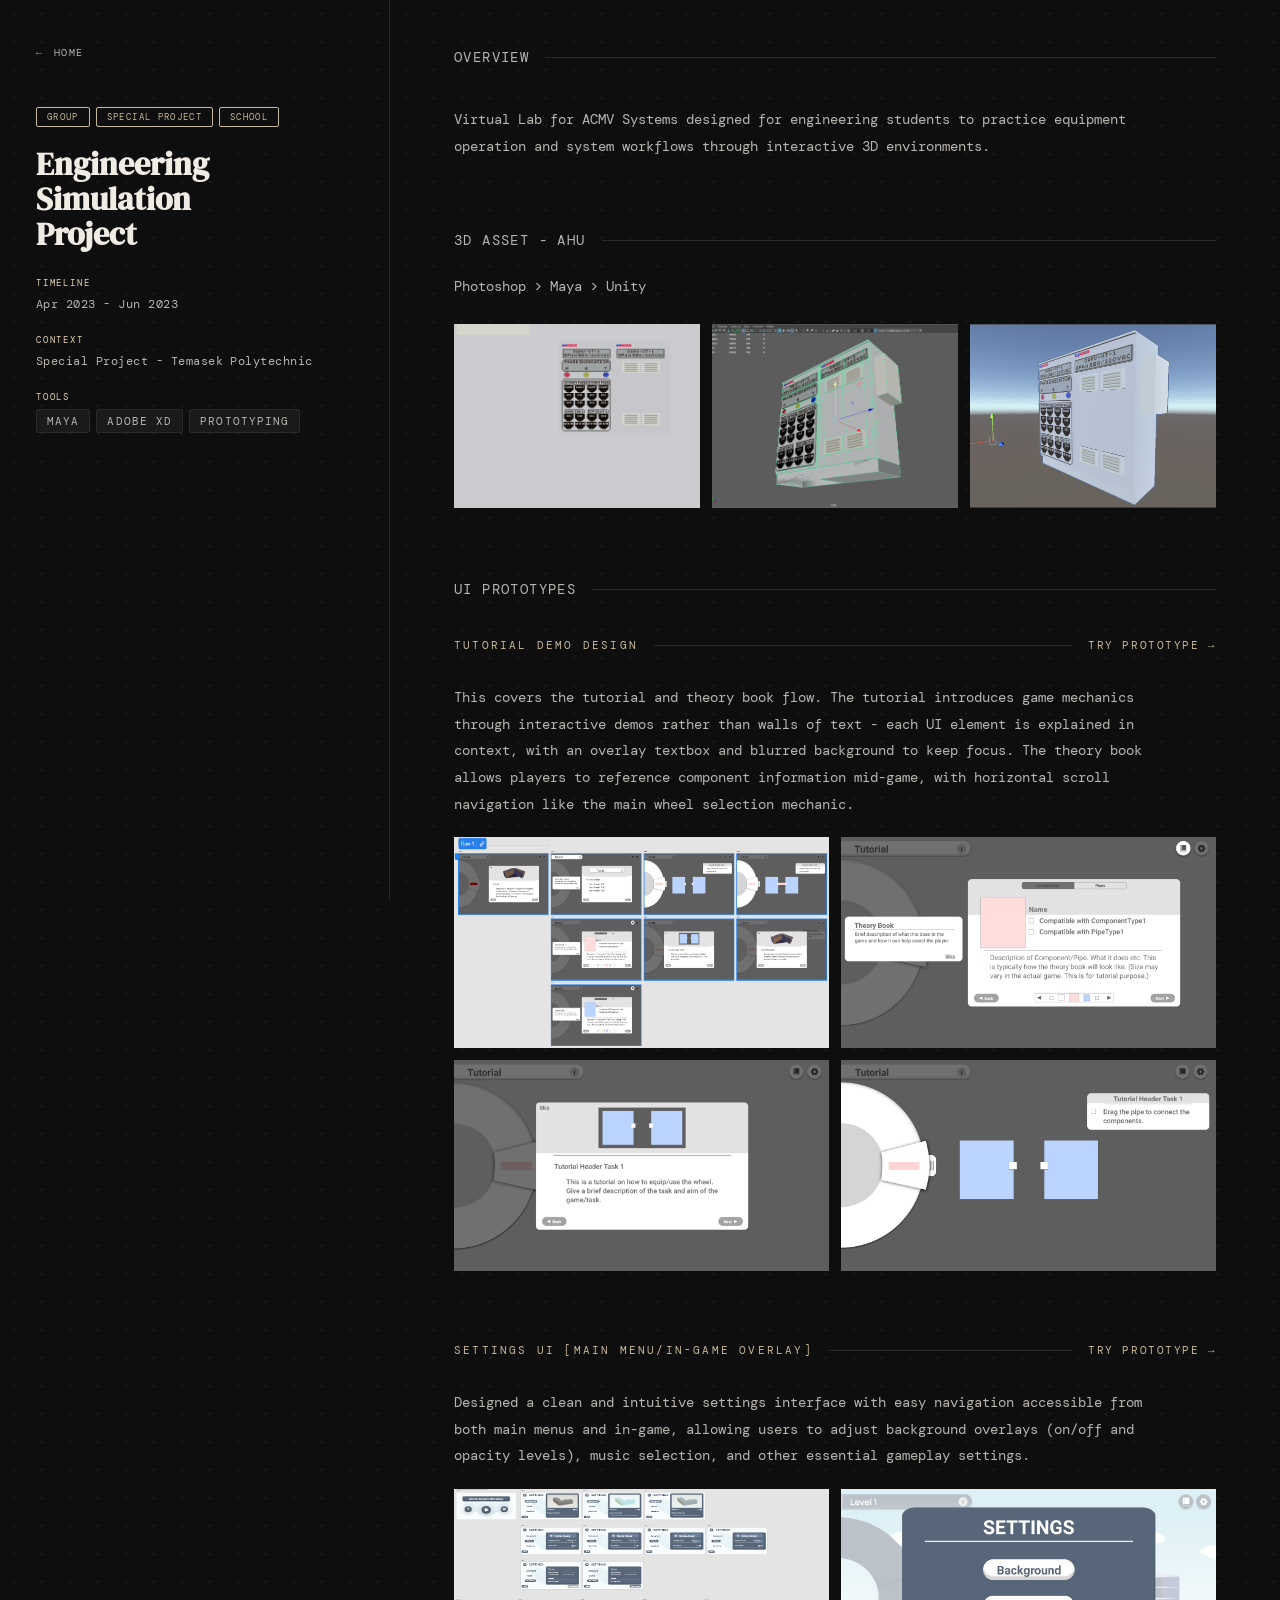
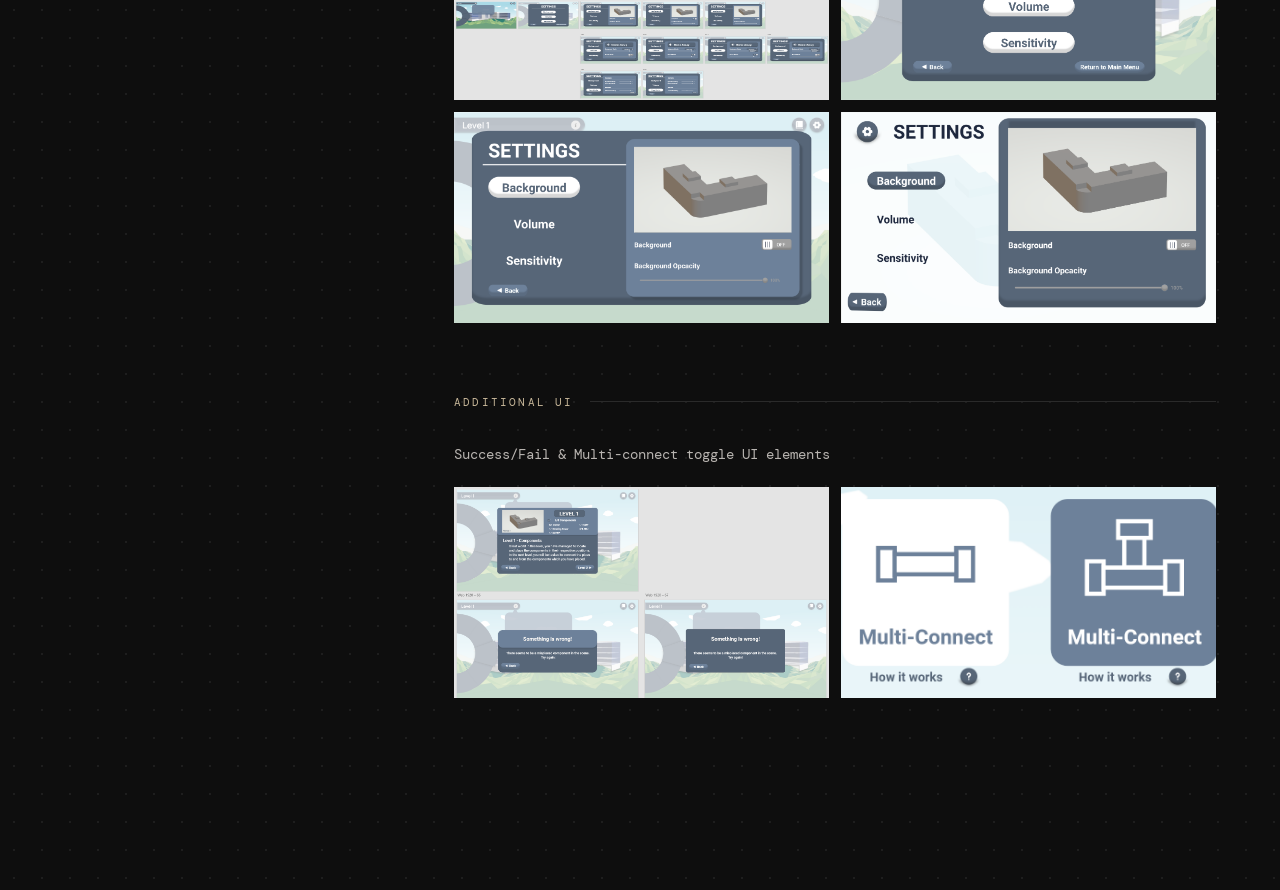
<file: esp.html>
<!DOCTYPE html>
<html>
    <head>
        <meta charset="UTF-8" />
        <meta name="viewport" content="width=device-width, initial-scale=1.0" />
        <title>Engineering Simulation Project</title>
<link href="https://fonts.googleapis.com/css2?family=DM+Serif+Display:ital@0;1&family=DM+Mono:wght@300;400;500&display=swap" rel="stylesheet" />
        <link rel="stylesheet" href="style.css" />
    </head>
    <body>
        <div class="layout">
            <!-- LEFT: sticky -->
            <div class="left">
                <div class="left-top">
                    <a href="index.html" class="back-link">Home</a>
                    <div class="project-type-badge">
                        <span class="badge">Group</span>
                        <span class="badge">Special Project</span>
                        <span class="badge">School</span>
                    </div>
                    <h1 class="project-name">Engineering<br>Simulation<br>Project</h1>
                    <div class="meta-block">
                        <div class="meta-item">
                            <div class="meta-label">Timeline</div>
                            <div class="meta-value">Apr 2023 - Jun 2023</div>
                        </div>
                        <div class="meta-item">
                            <div class="meta-label">Context</div>
                            <div class="meta-value">Special Project - Temasek Polytechnic</div>
                        </div>
                        <div class="meta-item">
                            <div class="meta-label">Tools</div>
                            <div class="tags-list">
                                <span class="tag">Maya</span>
                                <span class="tag">Adobe XD</span>
                                <span class="tag">Prototyping</span>
                            </div>
                        </div>
                    </div>
                </div>
            </div>
            <!-- RIGHT: scrolling -->
            <div class="right">
                <!-- overview -->
                <div class="section-label">Overview</div>
                <div class="section">
                    <div class="section-text">
                        <p>Virtual Lab for ACMV Systems designed for engineering students to practice equipment operation and system workflows through interactive 3D environments.</p>
                    </div>
                </div>
                <!--ahu-->
                <div class="section-label"style="margin-bottom: 24px;">3D Asset - AHU</div>
                <div class="section">
                    <div class="section-text" style="margin-bottom: 24px;">
                        <p>Photoshop > Maya > Unity</p>
                    </div>
                    <div class="esp-model-grid">
                        <div class="grid-image"><img src="Images/ahu1.png" alt="Model textured" /></div>
                        <div class="grid-image"><img src="Images/ahu2.png" alt="Model maya" /></div>
                        <div class="grid-image"><img src="Images/ahu3.png" alt="Model unity" /></div>
                    </div>
                </div>
                <!-- ui prototypes-->
                <div class="section-label">UI Prototypes</div>
                <!-- Prototype 01 -->
                <div class="section">
                    <div class="vz-client-header">
                        <span class="vz-client-name">Tutorial Demo Design</span>
                        <span class="vz-client-line"></span>
                        <a href="https://xd.adobe.com/view/753ef9f2-876f-4d55-903f-30b469f00bee-206d/" target="_blank" class="esp-proto-link">Try Prototype →</a>
                    </div>
                    <div class="section-text" style="margin-bottom: 20px;">
                        <p>This covers the tutorial and theory book flow. The tutorial introduces game mechanics through interactive demos rather than walls of text - each UI element is explained in context, with an overlay textbox and blurred background to keep focus. The theory book allows players to reference component information mid-game, with horizontal scroll navigation like the main wheel selection mechanic.</p>
                    </div>
                    <div class="esp-ss-grid">
                        <div class="grid-image esp-landscape"><img src="Images/xd3.png" alt="Prototype 01 screen 1" style="object-fit: fill;"/></div>
                        <div class="grid-image esp-landscape"><img src="Images/xd1.png" alt="Prototype 01 screen 2" /></div>
                        <div class="grid-image esp-landscape"><img src="Images/xd4.png" alt="Prototype 01 screen 3" /></div>
                        <div class="grid-image esp-landscape"><img src="Images/xd2.png" alt="Prototype 01 screen 4" /></div>
                    </div>
                </div>
                <!-- Prototype 02 -->
                <div class="section">
                    <div class="vz-client-header">
                        <span class="vz-client-name">Settings UI [Main Menu/In-Game Overlay]</span>
                        <span class="vz-client-line"></span>
                        <a href="https://xd.adobe.com/view/12a1dee2-6e53-44d6-8507-fda8ff4c6c3f-47f2/" target="_blank" class="esp-proto-link">Try Prototype →</a>
                    </div>
                    <div class="section-text" style="margin-bottom: 20px;">
                        <p><p>Designed a clean and intuitive settings interface with easy navigation accessible from both main menus and in-game, allowing users to adjust background overlays (on/off and opacity levels), music selection, and other essential gameplay settings.</p></p>
                    </div>
                    <div class="esp-ss-grid">
                        <div class="grid-image esp-landscape"><img src="Images/xd5.png" alt="Prototype 02 screen 1" style="object-fit: fill;"/></div>
                        <div class="grid-image esp-landscape"><img src="Images/xd6.png" alt="Prototype 02 screen 2" /></div>
                        <div class="grid-image esp-landscape"><img src="Images/xd7.png" alt="Prototype 02 screen 3" /></div>
                        <div class="grid-image esp-landscape"><img src="Images/xd8.png" alt="Prototype 02 screen 4" /></div>
                    </div>
                </div>
                <!-- Prototype 03 -->
                <div class="section">
                    <div class="vz-client-header">
                        <span class="vz-client-name">Additional UI</span>
                        <span class="vz-client-line"></span>
                    </div>
                    <div class="section-text" style="margin-bottom: 20px;">
                        <p>Success/Fail & Multi-connect toggle UI elements</p>
                    </div>
                    <div class="esp-ss-grid">
                        <div class="grid-image esp-landscape"><img src="Images/xd9.png" alt="Prototype 03 screen 1" /></div>
                        <div class="grid-image esp-landscape"><img src="Images/xd0.png" alt="Prototype 03 screen 2" /></div>
                    </div>
                </div>
            </div>
        </div>
        <script src="script.js"></script>
    </body>
</html>
</file>
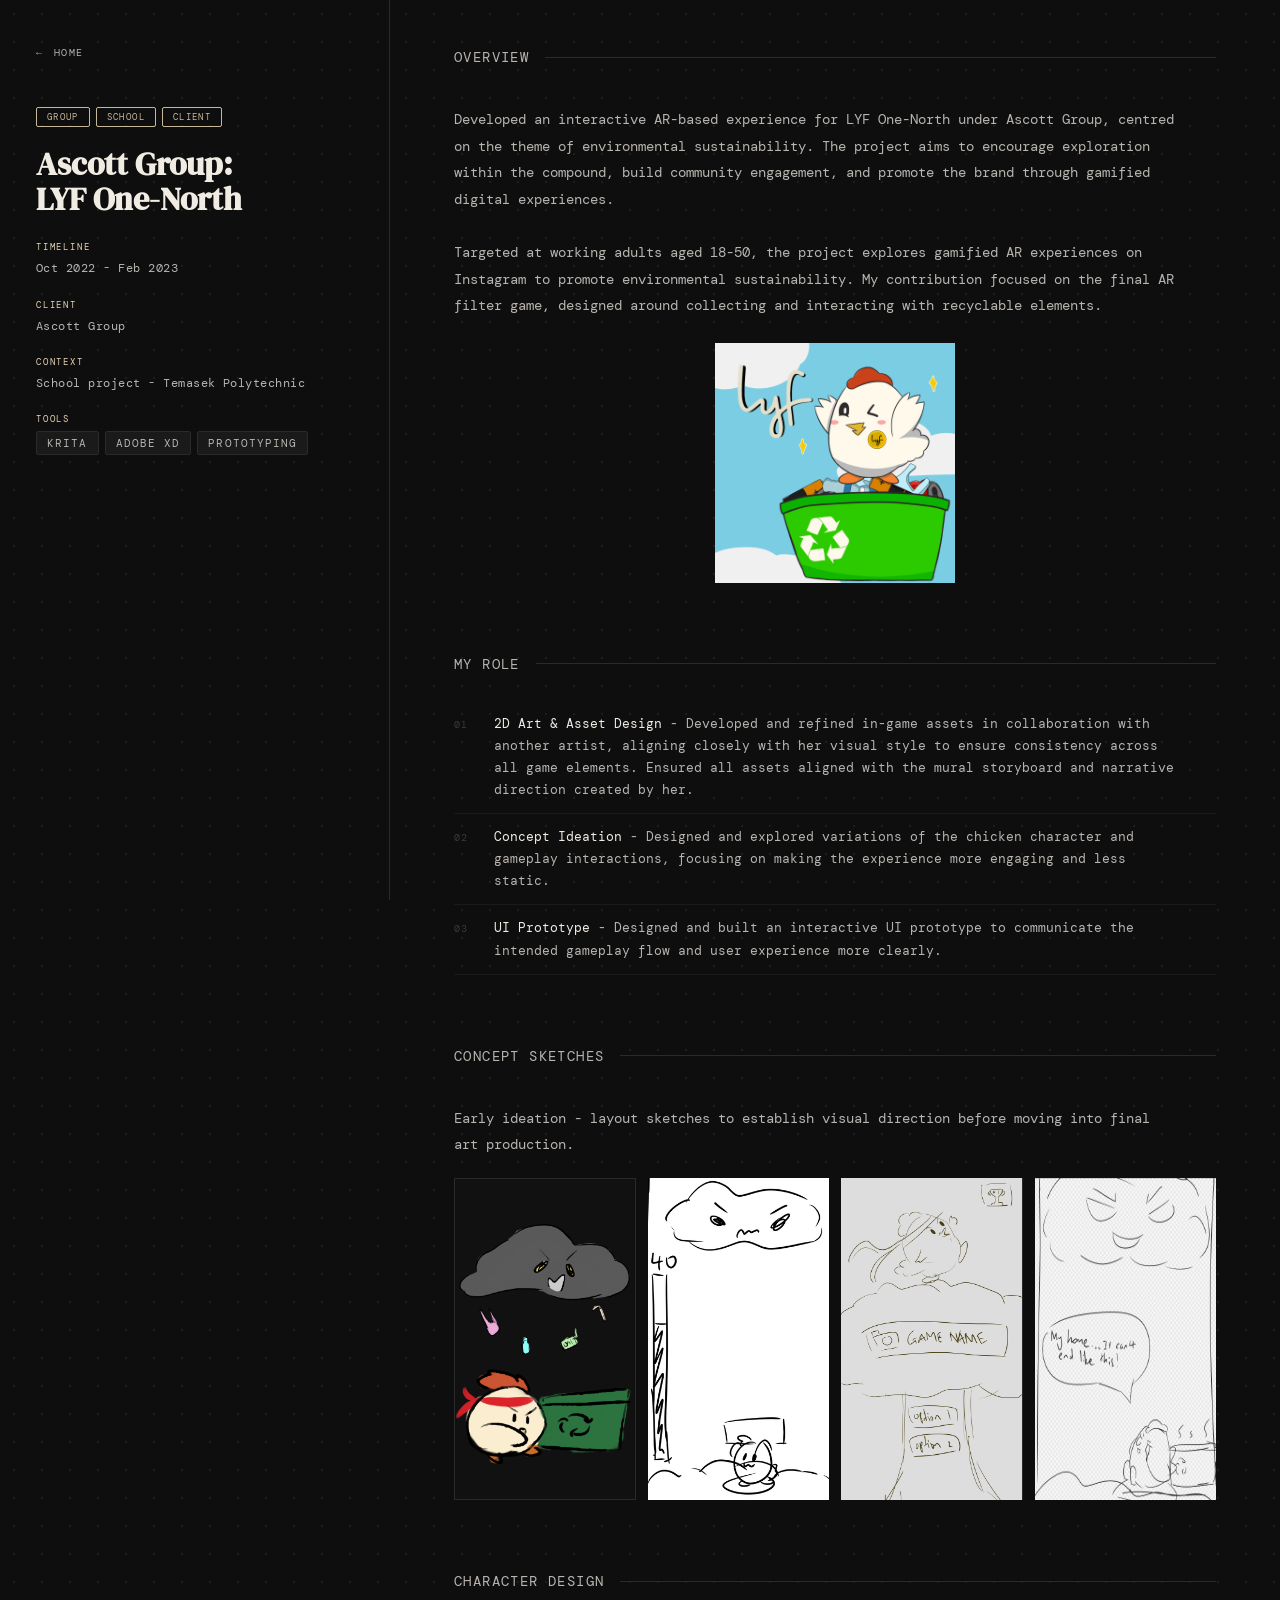
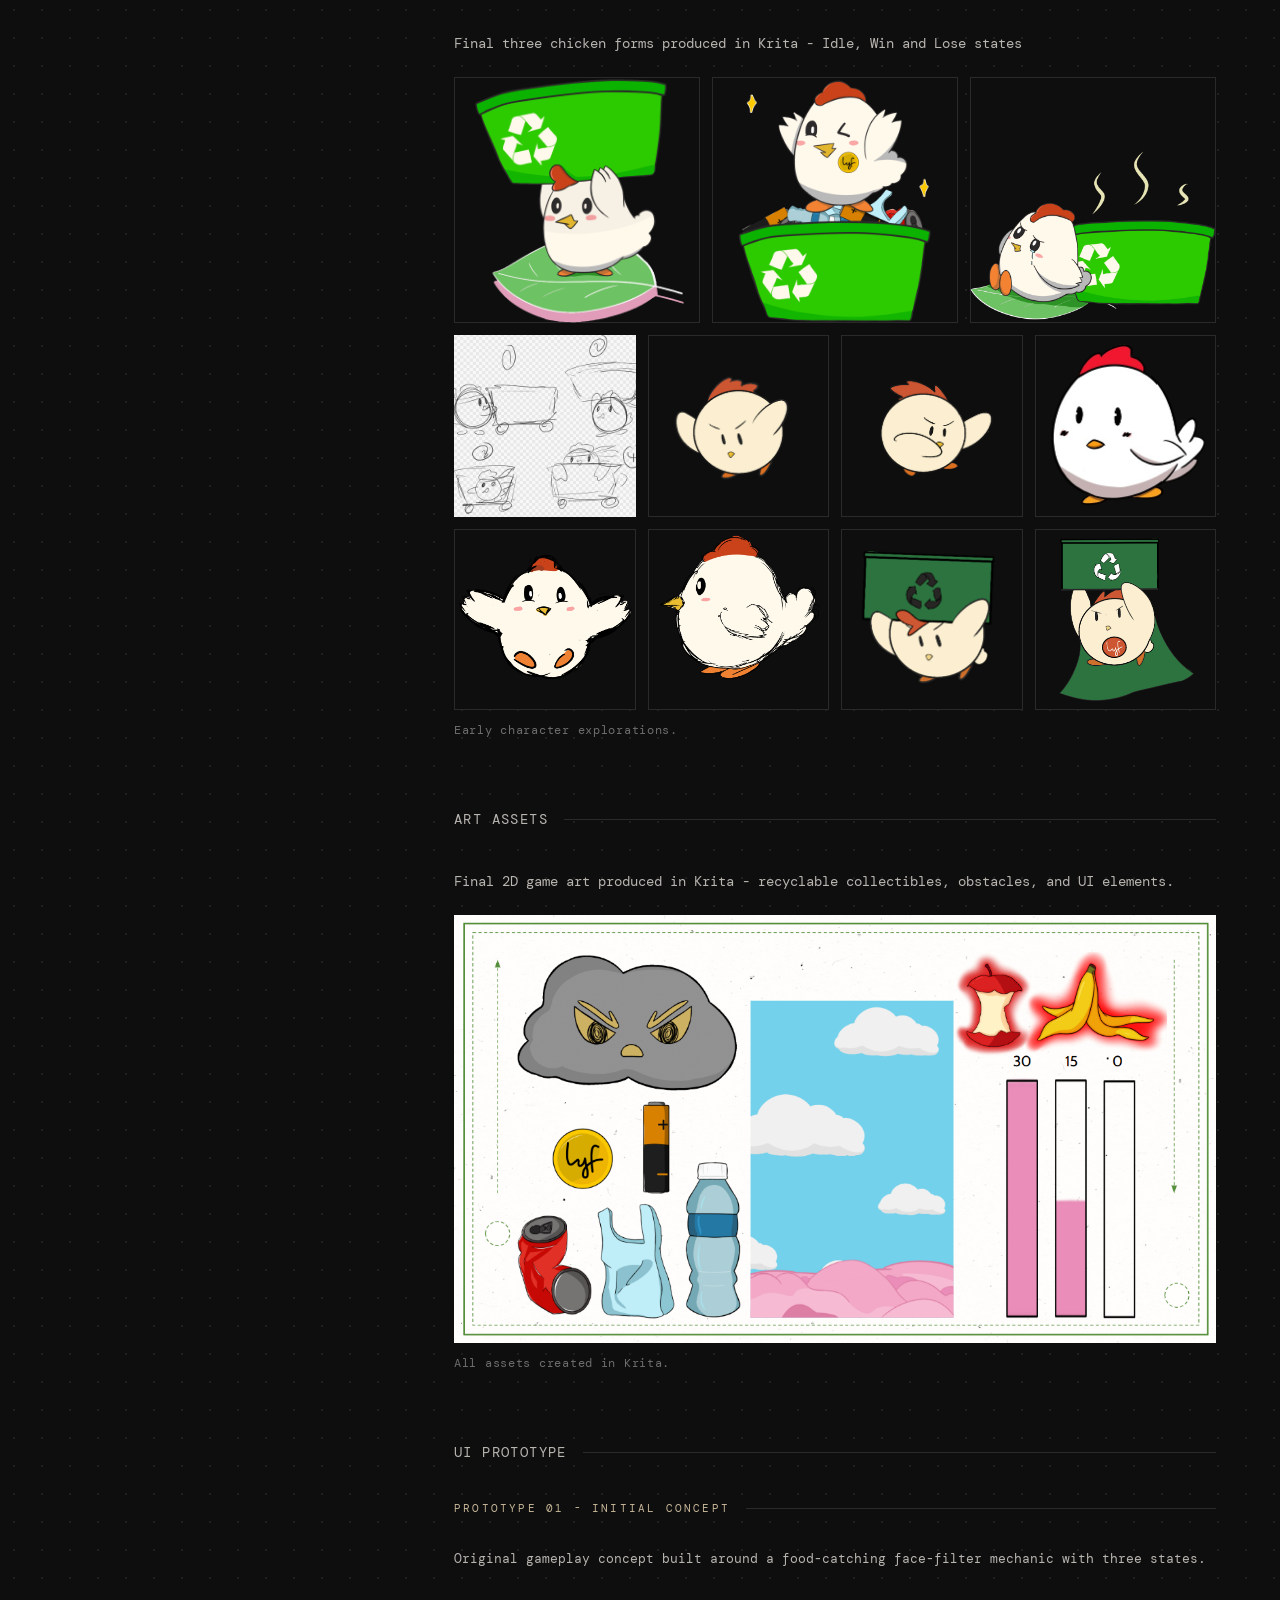
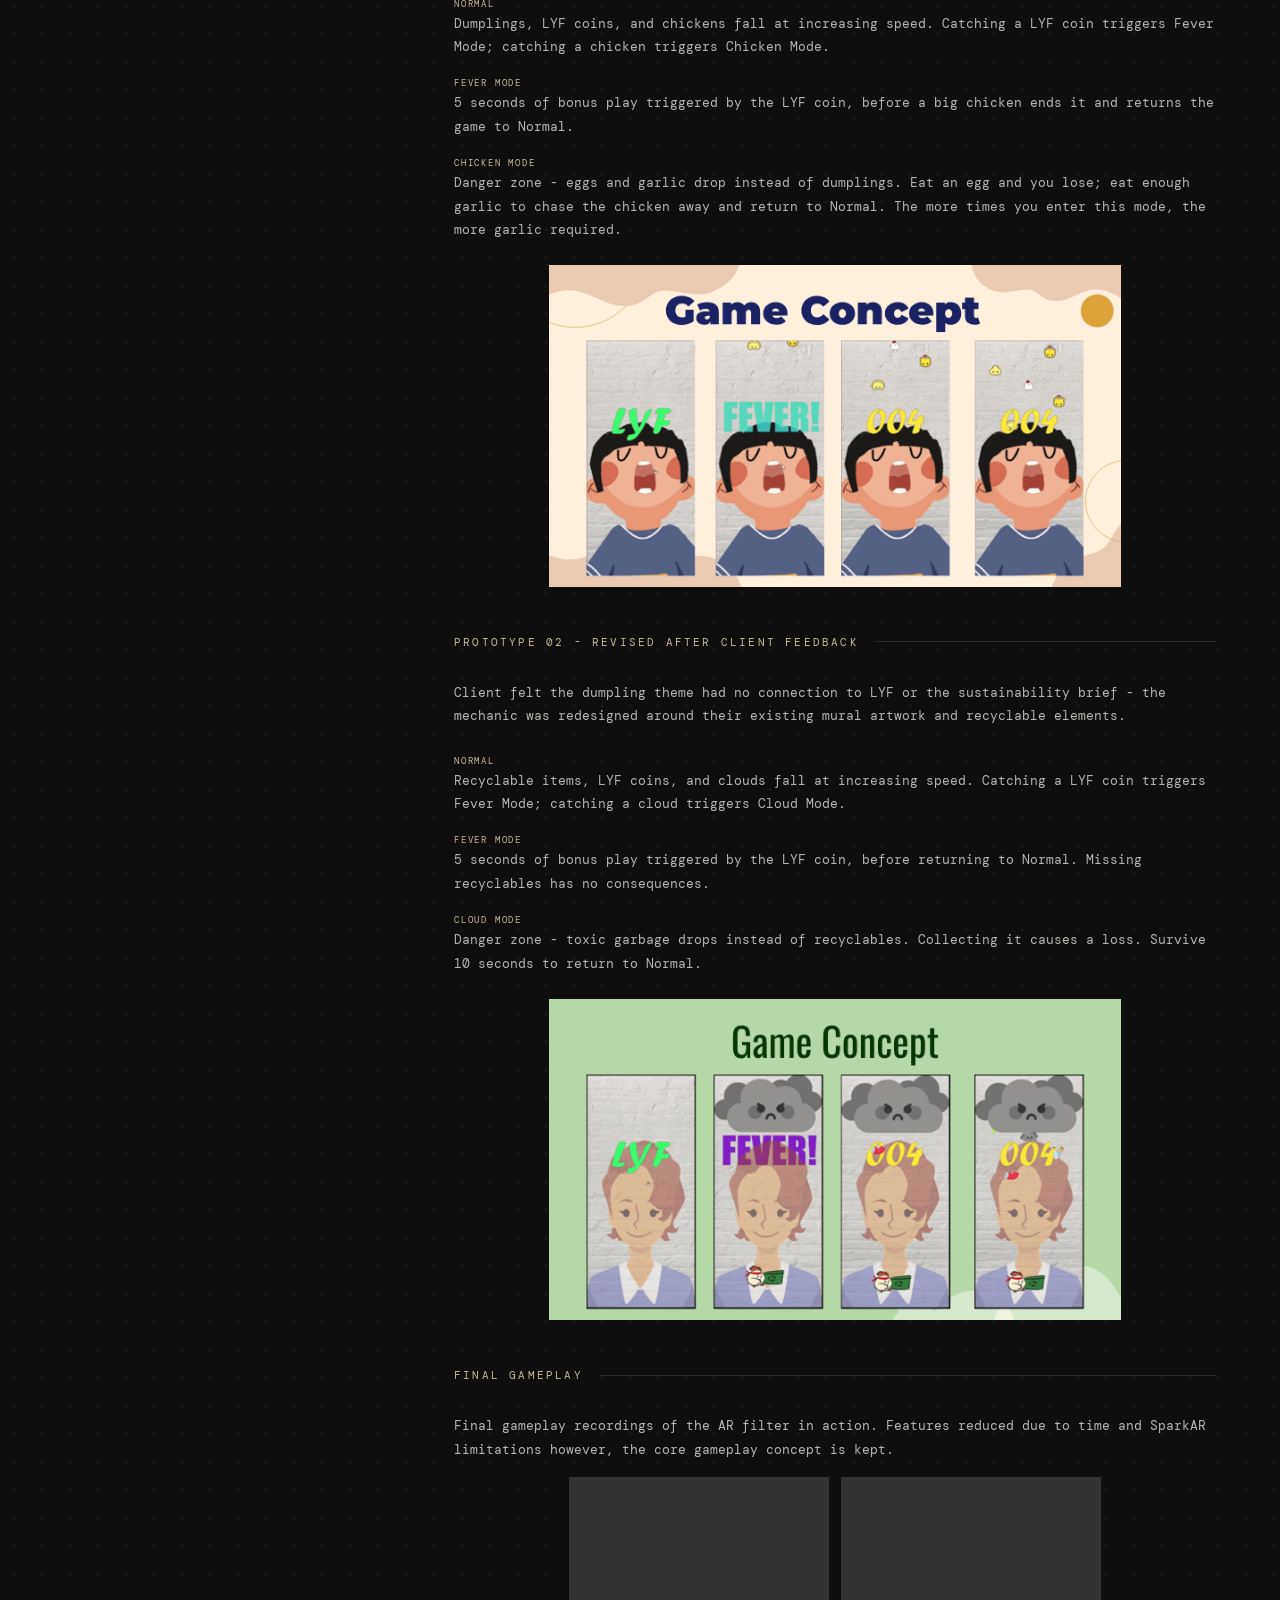
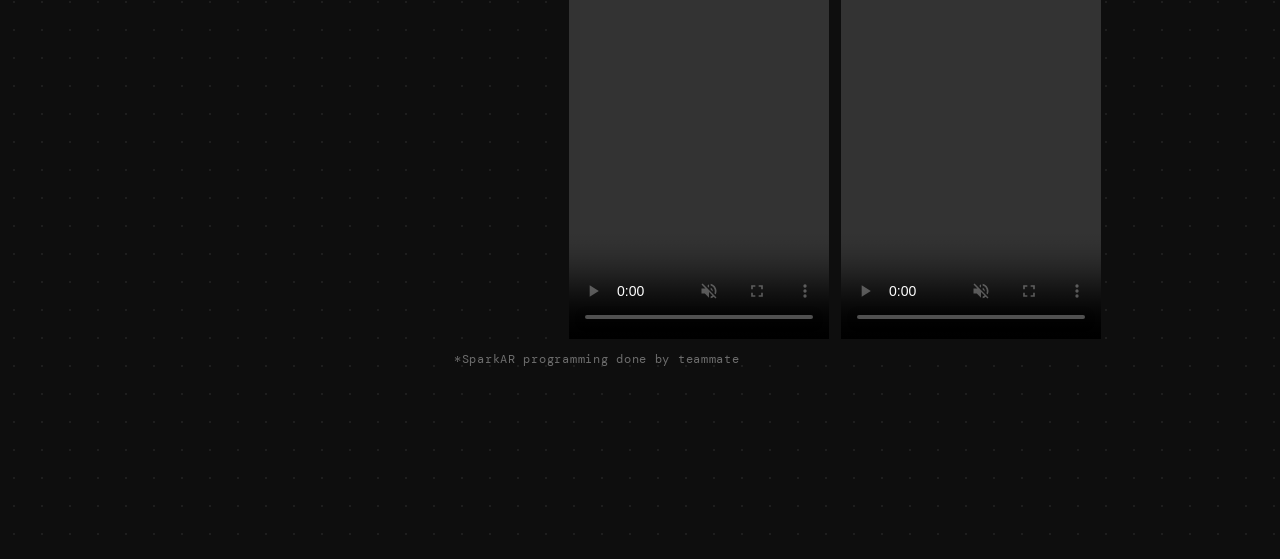
<file: lyf.html>
<!DOCTYPE html>
<html>
    <head>
        <meta charset="UTF-8" />
        <meta name="viewport" content="width=device-width, initial-scale=1.0" />
        <title>Ascott Group: LYF One-North</title>
        <link href="https://fonts.googleapis.com/css2?family=DM+Serif+Display:ital@0;1&family=DM+Mono:wght@300;400;500&display=swap" rel="stylesheet" />
        <link rel="stylesheet" href="style.css" />
    </head>
    <body>
        <div class="layout">
            <!-- LEFT: sticky -->
            <div class="left">
                <div class="left-top">
                    <a href="index.html" class="back-link">Home</a>
                    <div class="project-type-badge">
                        <span class="badge">Group</span>
                        <span class="badge">School</span>
                        <span class="badge">Client</span>
                    </div>
                    <h1 class="project-name">Ascott Group:<br>LYF One-North</h1>
                    <div class="meta-block">
                        <div class="meta-item">
                            <div class="meta-label">Timeline</div>
                            <div class="meta-value">Oct 2022 - Feb 2023</div>
                        </div>
                        <div class="meta-item">
                            <div class="meta-label">Client</div>
                            <div class="meta-value">Ascott Group</div>
                        </div>
                        <div class="meta-item">
                            <div class="meta-label">Context</div>
                            <div class="meta-value">School project - Temasek Polytechnic</div>
                        </div>
                        <div class="meta-item">
                            <div class="meta-label">Tools</div>
                            <div class="tags-list">
                                <span class="tag">Krita</span>
                                <span class="tag">Adobe XD</span>
                                <span class="tag">Prototyping</span>
                            </div>
                        </div>
                    </div>
                </div>
            </div>

            <!-- RIGHT: scrolling -->
            <div class="right">

                <!-- overview -->
                <div class="section-label">Overview</div>
                <div class="section">
                    <div class="section-text">
                        <p>Developed an interactive AR-based experience for LYF One-North under Ascott Group, centred on the theme of environmental sustainability. The project aims to encourage exploration within the compound, build community engagement, and promote the brand through gamified digital experiences.</p>
                        <br>
                        <p>Targeted at working adults aged 18-50, the project explores gamified AR experiences on Instagram to promote environmental sustainability. My contribution focused on the final AR filter game, designed around collecting and interacting with recyclable elements.</p>
                    </div>
                    <!-- app icon -->
                    <div style="margin-top: 24px; display: flex; justify-content: center;">
                        <div class="grid-image" style="aspect-ratio: 1/1; width: 240px; background-color: #0e0e0e;">
                            <img src="Images/icon1.png" alt="App icon" style="object-fit: contain;" />
                        </div>
                    </div>
                </div>

                <!-- my role -->
                <div class="section">
                    <div class="section-label">My Role</div>
                    <div class="role-list">
                        <div class="role-item">
                            <span class="role-num">01</span>
                            <span class="role-text">
                                <strong>2D Art & Asset Design</strong> - Developed and refined in-game assets in collaboration with another artist, aligning closely with her visual style to ensure consistency across all game elements. Ensured all assets aligned with the mural storyboard and narrative direction created by her.
                            </span>
                        </div>
                        <div class="role-item">
                            <span class="role-num">02</span>
                            <span class="role-text">
                                <strong>Concept Ideation</strong> - Designed and explored variations of the chicken character and gameplay interactions, focusing on making the experience more engaging and less static.
                            </span>
                        </div>
                        <div class="role-item">
                            <span class="role-num">03</span>
                            <span class="role-text">
                                <strong>UI Prototype</strong> - Designed and built an interactive UI prototype to communicate the intended gameplay flow and user experience more clearly.
                            </span>
                        </div>
                    </div>
                </div>

                <!-- concept sketches -->
                <div class="section-label">Concept Sketches</div>
                <div class="section">
                    <div class="section-text" style="margin-bottom: 20px;">
                        <p>Early ideation - layout sketches to establish visual direction before moving into final art production.</p>
                    </div>
                    <div class="lyf-proto-grid">
                        <div class="grid-image lyf-portrait"><img src="Images/d2.png" alt="UI screen 2" style="object-fit: contain;" /></div>
                        <div class="grid-image lyf-portrait"><img src="Images/d3.png" alt="UI screen 3" style="object-fit: cover;" /></div>
                        <div class="grid-image lyf-portrait"><img src="Images/d1.png" alt="UI screen 1" style="object-fit: contain;" /></div>
                        <div class="grid-image lyf-portrait"><img src="Images/d4.png" alt="UI screen 4" style="object-fit: fill;" /></div>
                    </div>
                </div>

                <!-- final character design -->
                <div class="section-label">Character Design</div>
                <div class="section">
                    <div class="section-text" style="margin-bottom: 20px;">
                        <p>Final three chicken forms produced in Krita - Idle, Win and Lose states</p>
                    </div>
                    <!-- 3 final designs -->
                    <div class="lyf-chicken-grid" style="margin-bottom: 12px;">
                        <div class="grid-image lyf-square"><img src="Images/c2.gif" alt="Chicken form 1" style="object-fit: contain;" /></div>
                        <div class="grid-image lyf-square"><img src="Images/c1.gif" alt="Chicken form 2" style="object-fit: contain;" /></div>
                        <div class="grid-image lyf-square"><img src="Images/c3.png" alt="Chicken form 3" style="object-fit: contain;" /></div>
                    </div>
                    <!-- ideation sketches -->
                    <div class="lyf-art-grid">
                        <div class="grid-image lyf-square"><img src="Images/cc1.png" alt="Chicken ideation 1" style="object-fit: cover;" /></div>
                        <div class="grid-image lyf-square"><img src="Images/cc2.png" alt="Chicken ideation 2" style="object-fit: contain;" /></div>
                        <div class="grid-image lyf-square"><img src="Images/cc3.png" alt="Chicken ideation 3" style="object-fit: contain;" /></div>
                        <div class="grid-image lyf-square"><img src="Images/cc4.png" alt="Chicken ideation 4" style="object-fit: contain;" /></div>
                        <div class="grid-image lyf-square"><img src="Images/cc5.png" alt="Chicken ideation 5" style="object-fit: contain;" /></div>
                        <div class="grid-image lyf-square"><img src="Images/cc6.png" alt="Chicken ideation 6" style="object-fit: contain;" /></div>
                        <div class="grid-image lyf-square"><img src="Images/cc7.png" alt="Chicken ideation 7" style="object-fit: contain;" /></div>
                        <div class="grid-image lyf-square"><img src="Images/cc8.png" alt="Chicken ideation 8" style="object-fit: contain;" /></div>
                    </div>
                    <p class="caption">Early character explorations.</p>
                </div>

                <!-- art assets -->
                <div class="section-label">Art Assets</div>
                <div class="section">
                    <div class="section-text" style="margin-bottom: 20px;">
                        <p>Final 2D game art produced in Krita - recyclable collectibles, obstacles, and UI elements.</p>
                    </div>
                    <div class="grid-image wide" style="aspect-ratio: 16/9;">
                        <img src="Images/ca1.png" alt="All art assets" style="object-fit: contain; background-color: #0e0e0e;" />
                    </div>
                    <p class="caption">All assets created in Krita.</p>
                </div>

                <!-- ui prototype -->
                <div class="section-label">UI Prototype</div>
                <div class="section">

                    <!-- prototype 01 -->
                    <div class="vz-client-header">
                        <span class="vz-client-name">Prototype 01 - Initial Concept</span>
                        <span class="vz-client-line"></span>
                    </div>
                    <p class="img-text-desc" style="margin-bottom: 20px;">Original gameplay concept built around a food-catching face-filter mechanic with three states.</p>
                    <!-- mode breakdown -->
                    <div style="display: flex; flex-direction: column; gap: 12px; margin-bottom: 24px;">
                        <div>
                            <span class="img-text-label">Normal</span>
                            <p class="img-text-desc">Dumplings, LYF coins, and chickens fall at increasing speed. Catching a LYF coin triggers Fever Mode; catching a chicken triggers Chicken Mode.</p>
                        </div>
                        <div>
                            <span class="img-text-label">Fever Mode</span>
                            <p class="img-text-desc">5 seconds of bonus play triggered by the LYF coin, before a big chicken ends it and returns the game to Normal.</p>
                        </div>
                        <div>
                            <span class="img-text-label">Chicken Mode</span>
                            <p class="img-text-desc">Danger zone - eggs and garlic drop instead of dumplings. Eat an egg and you lose; eat enough garlic to chase the chicken away and return to Normal. The more times you enter this mode, the more garlic required.</p>
                        </div>
                    </div>
                    <!-- proto 1 gif -->
                    <div style="display: flex; justify-content: center; margin-bottom: 48px;">
                        <img src="Images/lyf1.gif"
                            style="width: 75%; max-width: 700px; height: auto; object-fit: contain;" />
                    </div>
                    <!-- proto2 -->
                    <div class="vz-client-header">
                        <span class="vz-client-name">Prototype 02 - Revised After Client Feedback</span>
                        <span class="vz-client-line"></span>
                    </div>
                    <p class="img-text-desc" style="margin-bottom: 20px;">Client felt the dumpling theme had no connection to LYF or the sustainability brief - the mechanic was redesigned around their existing mural artwork and recyclable elements.</p>
                    <!-- mode breakdown -->
                    <div style="display: flex; flex-direction: column; gap: 12px; margin-bottom: 24px;">
                        <div>
                            <span class="img-text-label">Normal</span>
                            <p class="img-text-desc">Recyclable items, LYF coins, and clouds fall at increasing speed. Catching a LYF coin triggers Fever Mode; catching a cloud triggers Cloud Mode.</p>
                        </div>
                        <div>
                            <span class="img-text-label">Fever Mode</span>
                            <p class="img-text-desc">5 seconds of bonus play triggered by the LYF coin, before returning to Normal. Missing recyclables has no consequences.</p>
                        </div>
                        <div>
                            <span class="img-text-label">Cloud Mode</span>
                            <p class="img-text-desc">Danger zone - toxic garbage drops instead of recyclables. Collecting it causes a loss. Survive 10 seconds to return to Normal.</p>
                        </div>
                    </div>
                    <!-- proto 2 gif -->
                    <div style="display: flex; justify-content: center; margin-bottom: 48px;">
                        <img src="Images/lyf2.gif"
                            style="width: 75%; max-width: 700px; height: auto; object-fit: contain;" />
                    </div>
                    <!-- gameplay videos -->
                    <div class="vz-client-header">
                        <span class="vz-client-name">Final Gameplay</span>
                        <span class="vz-client-line"></span>
                    </div>
                    <p class="img-text-desc" style="margin-bottom: 16px;">Final gameplay recordings of the AR filter in action. Features reduced due to time and SparkAR limitations however, the core gameplay concept is kept.</p>
                    <div style="display: flex; justify-content: center; gap: 12px;">
                        <div class="grid-image lyf-portrait" style="width: 260px; flex-shrink: 0;">
                            <video src="Images/gameplay1.mp4" controls muted loop playsinline style="width:100%;height:100%;object-fit:cover;"></video>
                        </div>
                        <div class="grid-image lyf-portrait" style="width: 260px; flex-shrink: 0;">
                            <video src="Images/gameplay2.mp4" controls muted loop playsinline style="width:100%;height:100%;object-fit:cover;"></video>
                        </div>
                    </div>
                    <p class = "caption">*SparkAR programming done by teammate</p>
                </div>
            </div>
        </div>
        <script src="script.js"></script>
    </body>
</html>
</file>
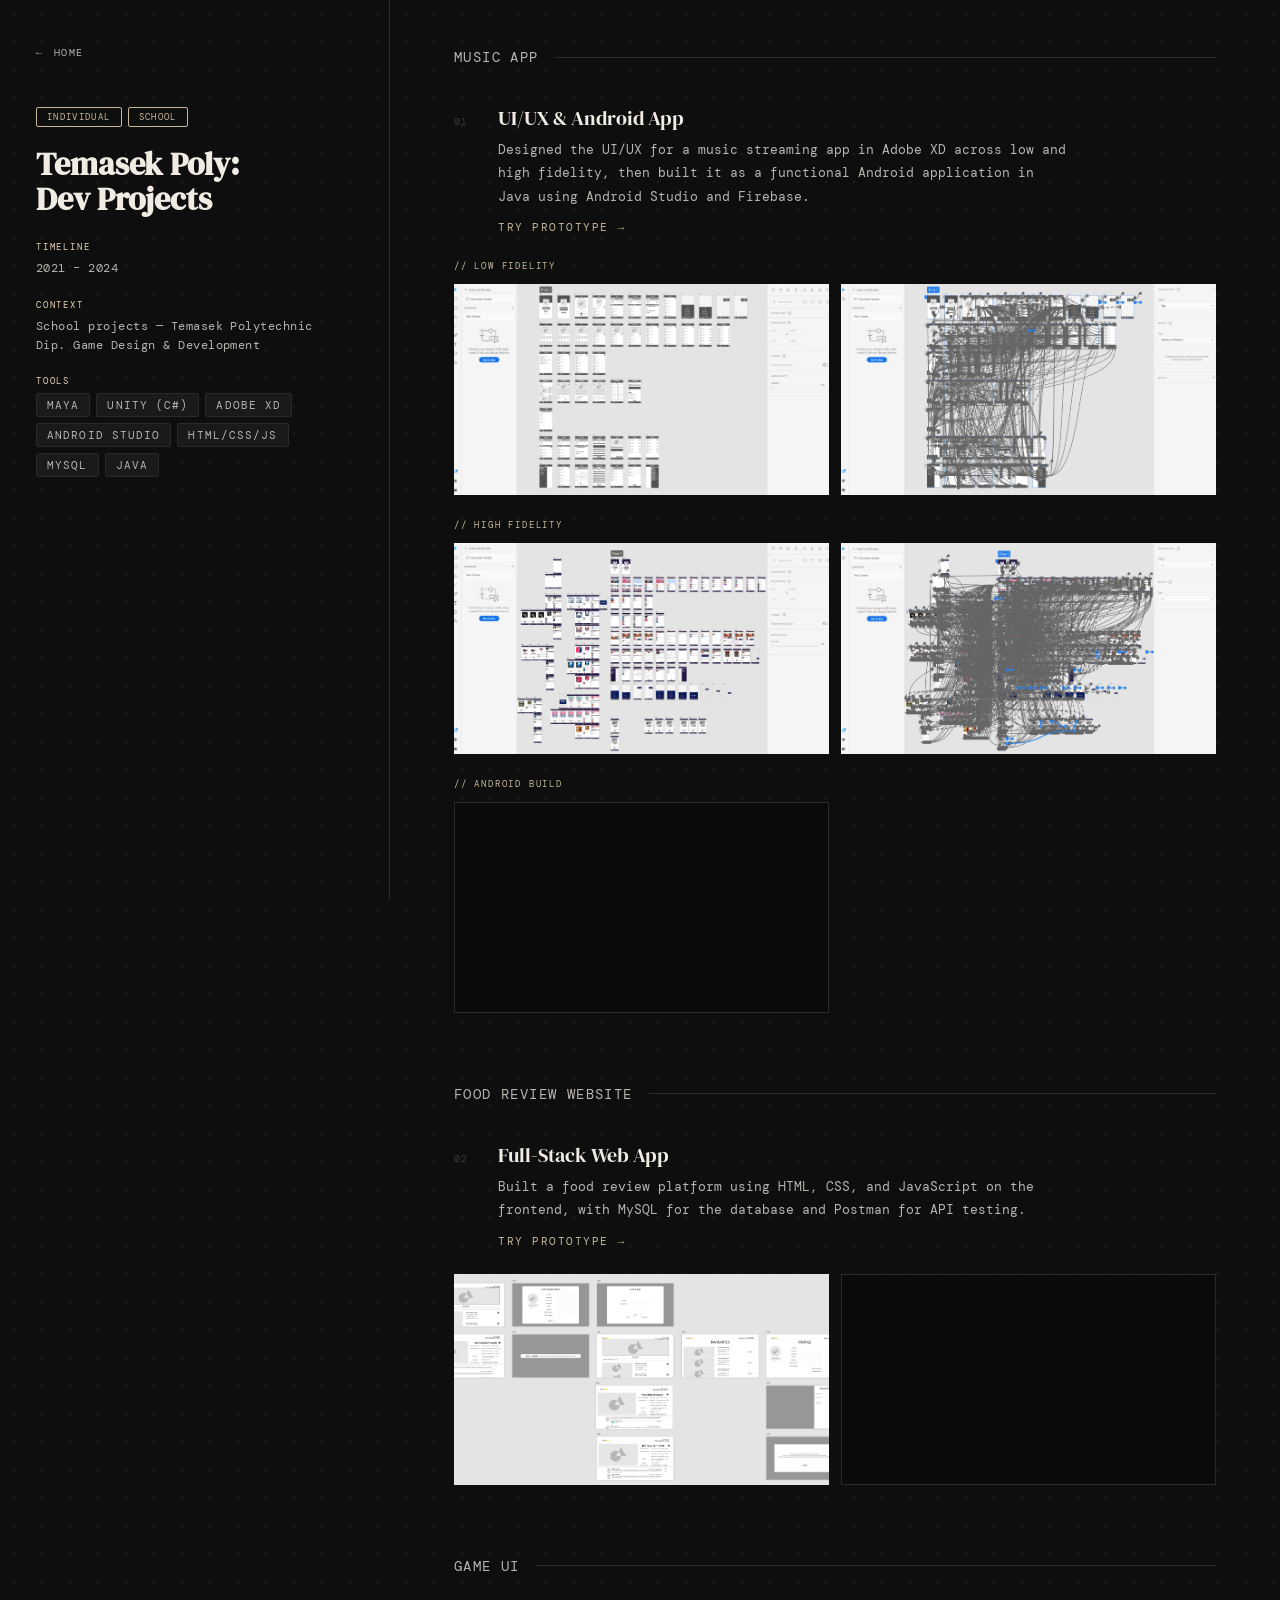
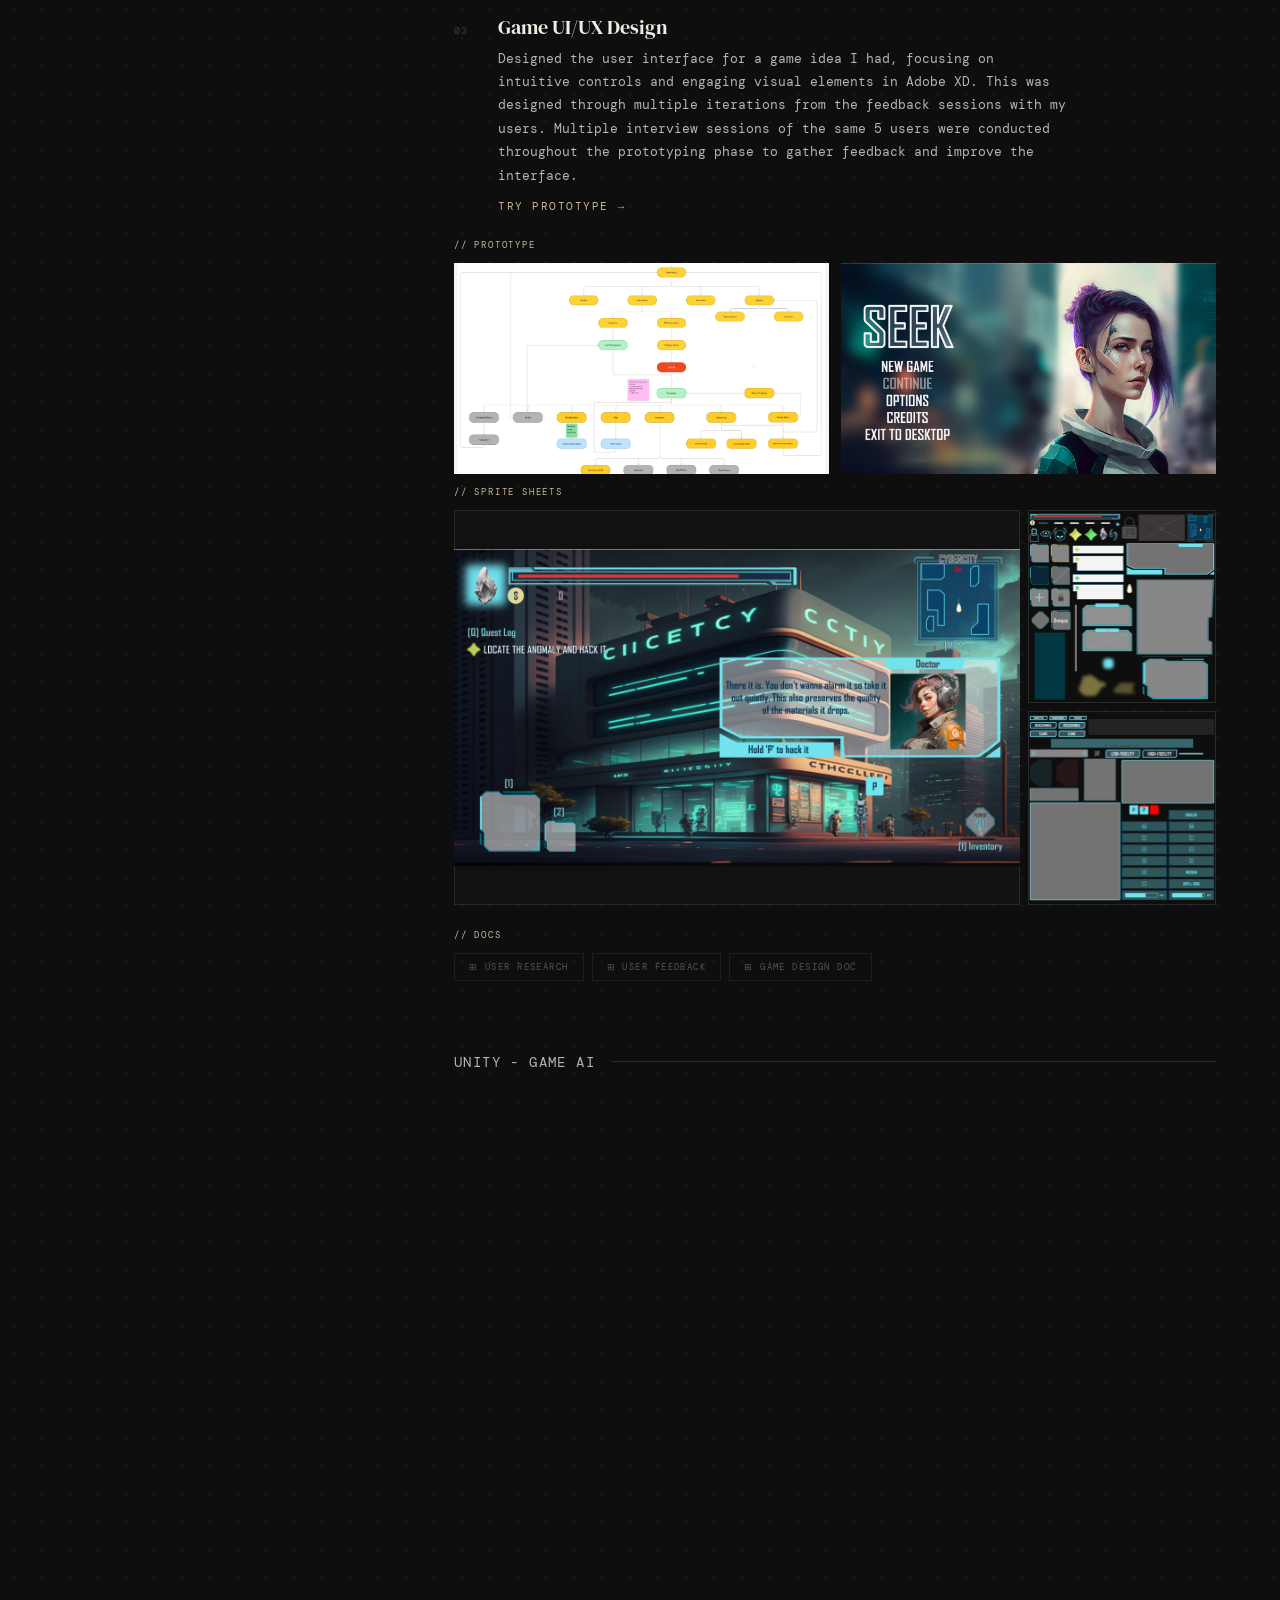
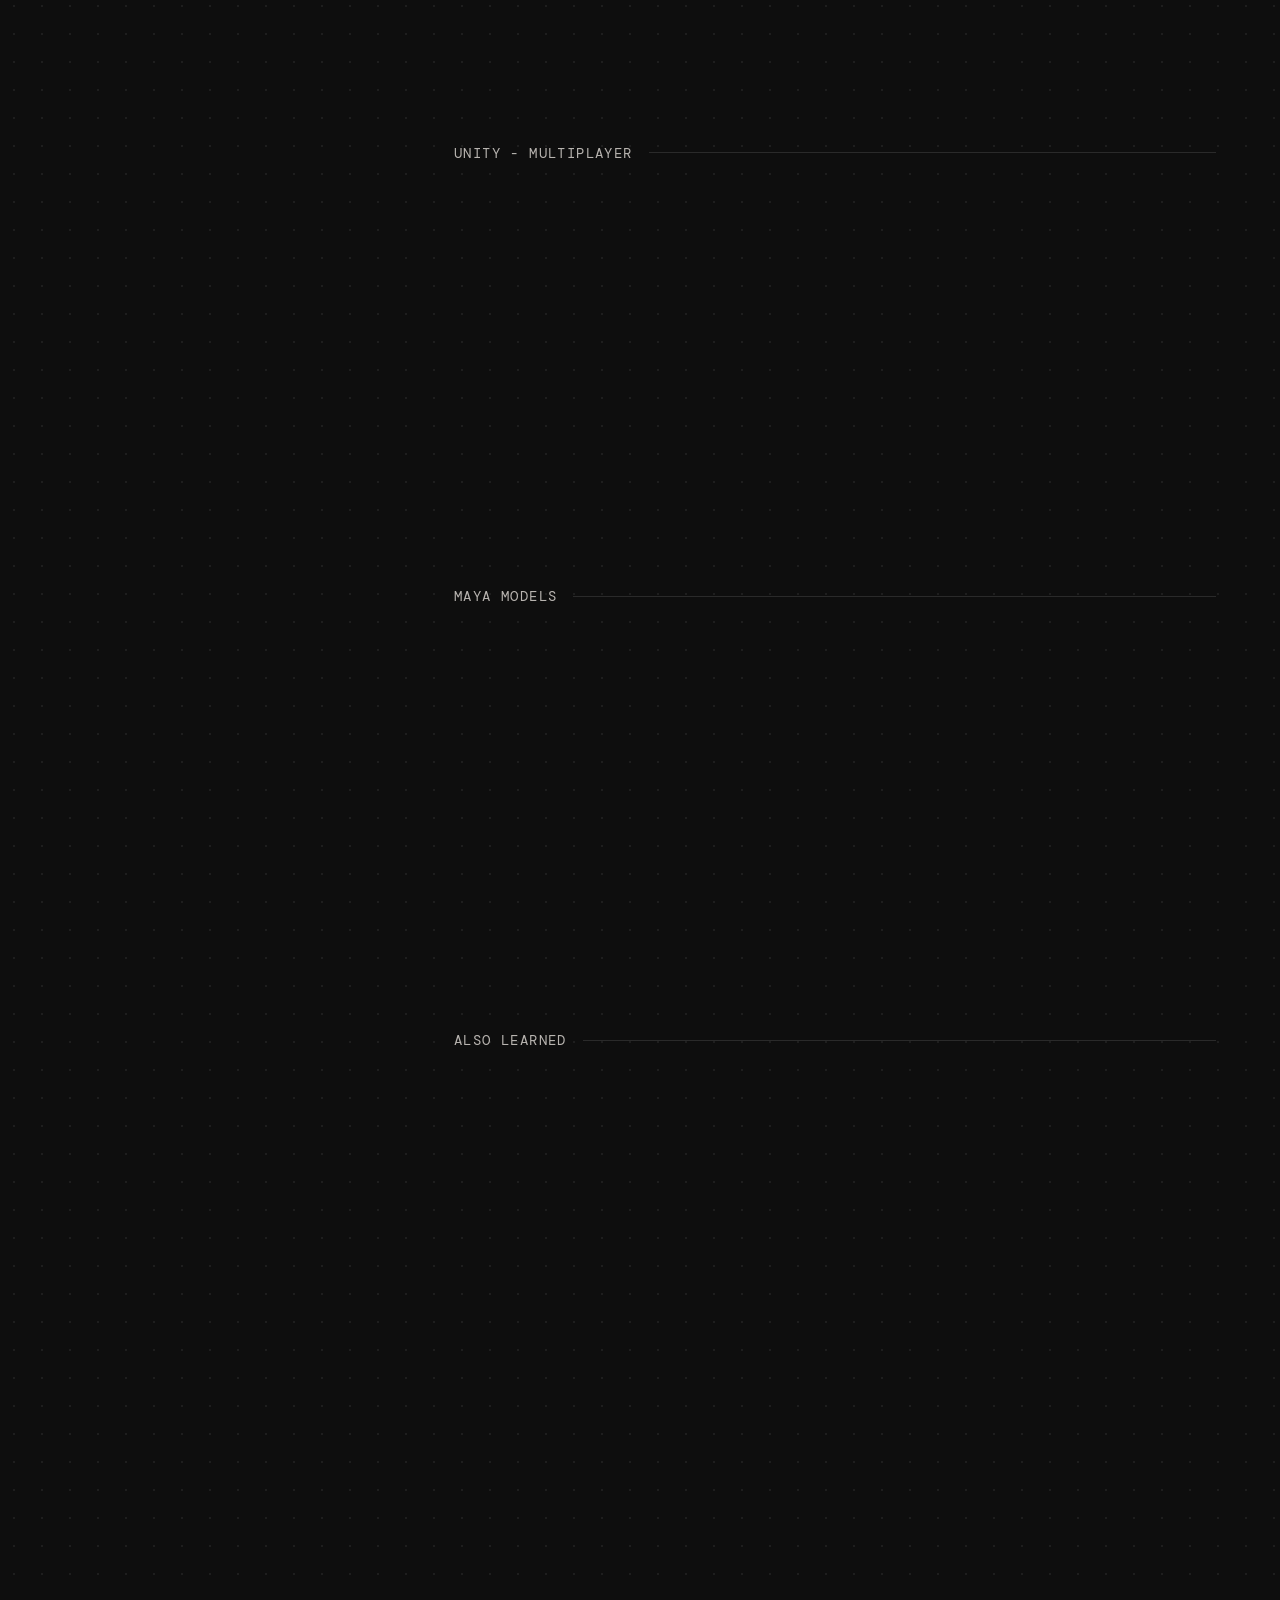
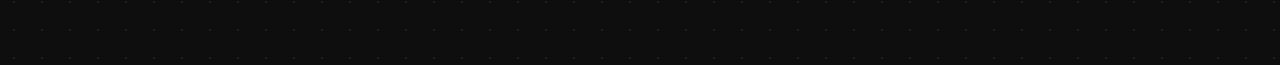
<file: tp.html>
<!DOCTYPE html>
<html>
    <head>
        <meta charset="UTF-8" />
        <meta name="viewport" content="width=device-width, initial-scale=1.0" />
        <title>Temasek Poly: Dev Projects</title>
        <link href="https://fonts.googleapis.com/css2?family=DM+Serif+Display:ital@0;1&family=DM+Mono:wght@300;400;500&family=VT323&display=swap" rel="stylesheet" />
        <link rel="stylesheet" href="style.css" />
    </head>
    <body>
        <div class="layout">
            <!-- LEFT: sticky -->
            <div class="left">
                <div class="left-top">
                    <a href="index.html" class="back-link">Home</a>
                    <div class="project-type-badge">
                        <span class="badge">Individual</span>
                        <span class="badge">School</span>
                    </div>
                    <h1 class="project-name">Temasek Poly:<br>Dev Projects</h1>
                    <div class="meta-block">
                        <div class="meta-item">
                            <div class="meta-label">Timeline</div>
                            <div class="meta-value">2021 – 2024</div>
                        </div>
                        <div class="meta-item">
                            <div class="meta-label">Context</div>
                            <div class="meta-value">School projects — Temasek Polytechnic<br>Dip. Game Design & Development</div>
                        </div>
                        <div class="meta-item">
                            <div class="meta-label">Tools</div>
                            <div class="tags-list">
                                <span class="tag">Maya</span>
                                <span class="tag">Unity (C#)</span>
                                <span class="tag">Adobe XD</span>
                                <span class="tag">Android Studio</span>
                                <span class="tag">HTML/CSS/JS</span>
                                <span class="tag">MySQL</span>
                                <span class="tag">Java</span>
                            </div>
                        </div>
                    </div>
                </div>
            </div>

            <!-- RIGHT: scrolling -->
            <div class="right">

                <!-- 01 music app-->
                <div class="section-label">Music App</div>
                <div class="section">
                    <div class="tp-proj-header">
                        <div class="tp-proj-num">01</div>
                        <div class="tp-proj-body">
                            <div class="vz-proj-title">UI/UX & Android App</div>
                            <p class="vz-proj-desc">Designed the UI/UX for a music streaming app in Adobe XD across low and high fidelity, then built it as a functional Android application in Java using Android Studio and Firebase.</p>
                            <a href="https://xd.adobe.com/view/eafd2377-779c-4f5b-99a5-5b4606477d10-bfae/" target="_blank" class="esp-proto-link" style="display: inline-block; margin-top: 12px;">Try Prototype →</a>
                        </div>
                    </div>

                    <!-- Low Fi -->
                    <div class="tp-ai-label">// LOW FIDELITY</div>
                    <div class="xd-layout" style="margin-bottom: 24px;">
                        <div class="xd-landscapes">
                            <div class="grid-image esp-landscape"><img src="Images/low1.png" alt="Low fi wireframe 1" /></div>
                            <div class="grid-image esp-landscape"><img src="Images/low2.png" alt="Low fi wireframe 2" /></div>
                        </div>
                    </div>

                    <!-- High Fi -->
                    <div class="tp-ai-label">// HIGH FIDELITY</div>
                    <div class="xd-layout" style="margin-bottom: 24px;">
                        <div class="xd-landscapes">
                            <div class="grid-image esp-landscape"><img src="Images/hi1.png" alt="High fi wireframe 1" /></div>
                            <div class="grid-image esp-landscape"><img src="Images/hi2.png" alt="High fi wireframe 2" /></div>
                        </div>
                        <!--<div class="xd-portraits">
                            <div class="grid-image xd-portrait"><img src="Images/hi3.png" alt="High fi screen 1" /></div>
                            <div class="grid-image xd-portrait"><img src="Images/hi4.png" alt="High fi screen 2" /></div>
                            <div class="grid-image xd-portrait"><img src="Images/hi5.png" alt="High fi screen 3" /></div>
                        </div> -->
                    </div>

                    <!-- Android -->
                    <div class="tp-ai-label">// ANDROID BUILD</div>
                    <div class="tp-android-row">
                        <div class="tp-android-embed">
                            <iframe src="https://www.youtube.com/embed/4vra_gkIglU" title="Music App Demo" frameborder="0" allow="accelerometer; autoplay; clipboard-write; encrypted-media; gyroscope; picture-in-picture" allowfullscreen></iframe>
                        </div>
                    </div>
                </div>

                <!-- 02 FOOD REVIEW WEBSITE -->
                <div class="section-label">Food Review Website</div>
                <div class="section">
                    <div class="tp-proj-header">
                        <div class="tp-proj-num">02</div>
                        <div class="tp-proj-body">
                            <div class="vz-proj-title">Full-Stack Web App</div>
                            <p class="vz-proj-desc">Built a food review platform using HTML, CSS, and JavaScript on the frontend, with MySQL for the database and Postman for API testing.</p>
                            <a href="https://xd.adobe.com/view/0c7ba952-e767-4d2d-b430-880794574635-5928/" target="_blank" class="esp-proto-link" style="display:inline-block;margin-top:12px;">Try Prototype →</a>
                        </div>
                    </div>
                    <div class="xd-layout">
                        <div class="xd-landscapes">
                            <div class="grid-image esp-landscape"><img src="Images/food1.png" alt="Food site wireframe" /></div>
                            <div class="grid-image esp-landscape">
                                <div class="tp-android-embed">
                                <iframe src="https://www.youtube.com/embed/MDbvD1X4GX4?si=jEZNjxF7MLtAu3Hg" title="Food Review Website" frameborder="0" allow="accelerometer; autoplay; clipboard-write; encrypted-media; gyroscope; picture-in-picture" allowfullscreen></iframe>
                                </div>
                            </div>
                        </div>
                    </div>
                </div>

                <!-- 03 GAME UI -->
                <div class="section-label">Game UI</div>
                <div class="section">
                    <div class="tp-proj-header">
                        <div class="tp-proj-num">03</div>
                        <div class="tp-proj-body">
                            <div class="vz-proj-title">Game UI/UX Design</div>
                            <p class="vz-proj-desc">Designed the user interface for a game idea I had, focusing on intuitive controls and engaging visual elements in Adobe XD. This was designed through multiple iterations from the feedback sessions with my users. Multiple interview sessions of the same 5 users were conducted throughout the prototyping phase to gather feedback and improve the interface.</p>
                            <a href="https://xd.adobe.com/view/1e7df0d9-8f82-4fca-b589-77e3c867f754-4b2e/" target="_blank" class="esp-proto-link" style="display:inline-block;margin-top:12px;">Try Prototype →</a>
                        </div>
                    </div>
                    <!-- prototype screenshots -->
                    <div class="tp-ai-label">// PROTOTYPE</div>
                    <div class="esp-ss-grid" style="margin-bottom: 12px;">
                        <a href="https://www.figma.com/file/nx3rxwNd46ejpKFYIQKdNP/Untitled?node-id=0%3A1&t=SgByqRasfXfLpT8s-1" target="_blank">
                        <div class="grid-image esp-landscape">
                            <img src="Images/screenflow.png" alt="Screen flow" />
                        </div>
                        </a>
                        <div class="grid-image esp-landscape"><img src="Images/ui1.png" alt="UI prototype 1" /></div>
                    </div>
                    <!-- screen flow + sprite sheets -->
                    <div class="tp-ai-label">// SPRITE SHEETS</div>
                    <div class="tp-game-hero-row">
                        <div class="grid-image tp-game-hero">
                            <img src="Images/ui2.png" alt="Screen flow" style="object-fit: contain;" />
                        </div>
                        <div class="tp-game-sprites">
                            <div class="grid-image lyf-square"><img src="Images/sprite1.png" alt="Sprite sheet 1" style="object-fit:contain;" /></div>
                            <div class="grid-image lyf-square"><img src="Images/sprite2.png" alt="Sprite sheet 2" style="object-fit:contain;" /></div>
                        </div>
                    </div>

                    <!-- docs -->
                    <div class="tp-ai-label" style="margin-top:24px;">// DOCS</div>
                    <div style="display:flex; gap:8px; flex-wrap:wrap; margin-top:12px;">
                        <button class="psx-save-btn" onclick="openDoc('https://view.officeapps.live.com/op/embed.aspx?src=https://yugyhjuh.github.io/Images/Game%20UiUx%20Research.pptx')">⊞ User Research</button>
                        <button class="psx-save-btn" onclick="openDoc('https://view.officeapps.live.com/op/embed.aspx?src=https://yugyhjuh.github.io/Images/GUXD%20PART%202.pptx')">⊞ User Feedback</button>
                        <button class="psx-save-btn" onclick="openDoc('https://view.officeapps.live.com/op/embed.aspx?src=https://yugyhjuh.github.io/Images/Game%20UX%20Design%20Document.docx')">⊞ Game Design Doc</button>
                    </div>
                </div>

                <!-- 04 UNITY: GAME AI -->
                <div class="section-label">Unity - Game AI</div>
                <div class="section">
                    <div class="tp-proj-header">
                        <div class="tp-proj-num">04</div>
                        <div class="tp-proj-body">
                            <div class="vz-proj-title">FSM · AI · PandaBT</div>
                            <p class="vz-proj-desc">Designed and implemented player and enemy AI behaviours using PandaBT - a behaviour tree plugin for Unity.</p>
                        </div>
                    </div>
                    <!-- Figma state machine: 4 landscape pics in a 2x2 -->
                    <div class="tp-ai-label">// 2 separate implementations: Potion-making bot and Player/Enemy AI respectively</div>
                    <div class="tp-ai-grid">
                        <a href="https://www.figma.com/board/u7nEak3CnaGUAqHuHncTPl/GMAI-REQUIREMENT-2?node-id=0-1&t=zg0Hm87QWusAY77k-0" target="_blank">
                            <div class="grid-image esp-landscape"><img src="Images/AI1.png" alt="State machine 1" /></div>
                        </a>
                        <div class="grid-image esp-landscape"><img src="Images/AI2.png" alt="State machine 2" /></div>
                        <a href="https://www.figma.com/board/aq16B0IRJsYScp7RlfeU9v/GMAI-Final-Project?node-id=0-1&t=tqOXq74hPxlHGiNk-0" target="_blank">
                            <div class="grid-image esp-landscape"><img src="Images/AI3.png" alt="State machine 3" /></div>
                        </a>
                        <div class="grid-image esp-landscape"><img src="Images/AI4.png" alt="State machine 4" /></div>
                    </div>
                </div>

                <!-- 05 UNITY: MULTIPLAYER -->
                <div class="section-label">Unity - Multiplayer</div>
                <div class="section">
                    <div class="tp-proj-header">
                        <div class="tp-proj-num">05</div>
                        <div class="tp-proj-body">
                            <div class="vz-proj-title">Multiplayer Setup</div>
                            <p class="vz-proj-desc">Set up basic multiplayer functionality in Unity using Photon, enabling real-time player synchronisation across sessions.</p>
                        </div>
                    </div>
                    <div class="esp-ss-grid">
                        <div class="grid-image esp-landscape"><img src="Images/multi1.png" alt="Multiplayer 1" /></div>
                    </div>
                </div>

                <!-- 06 MAYA -->
                <div class="section-label">Maya Models</div>
                <div class="section">
                    <div class="tp-proj-header">
                        <div class="tp-proj-num">06</div>
                        <div class="tp-proj-body">
                            <div class="vz-proj-title">First 3D Models</div>
                            <p class="vz-proj-desc">My first ever 3D models - made while learning Maya from scratch with 800 tri limit per model. All modelled on a trackpad!</p>
                        </div>
                    </div>
                    <div class="tp-maya-grid">
                        <div class="grid-image esp-landscape" style="max-width: 520px; margin: 0 auto; box-shadow: none; align-self: center;">
                            <img src="Images/maya1.jpg" alt="Maya scene" />
                        </div>
                    </div>
                </div>

                <!-- 07 ALSO LEARNED -->
                <div class="section-label">Also Learned</div>
                <div class="section">
                    <p class="vz-proj-desc" style="margin-bottom:24px; opacity:0.6;">Covered in modules - files lost over time.</p>
                    <div class="tp-learned-grid">
                        <div class="tp-learned-item">
                            <span class="img-text-label">KNIME</span>
                            <p class="img-text-desc">Data analytics and workflow automation using KNIME's visual pipeline editor.</p>
                        </div>
                        <div class="tp-learned-item">
                            <span class="img-text-label">Cisco Packet Tracer</span>
                            <p class="img-text-desc">Simulated and configured basic network topologies and routing protocols.</p>
                        </div>
                        <div class="tp-learned-item">
                            <span class="img-text-label">Virtual Machine</span>
                            <p class="img-text-desc">Set up and managed virtual environments for development and testing.</p>
                        </div>
                        <div class="tp-learned-item">
                            <span class="img-text-label">Python</span>
                            <p class="img-text-desc">Introductory scripting - data handling, automation, and basic algorithms.</p>
                        </div>
                        <div class="tp-learned-item">
                            <span class="img-text-label">PowerBI</span>
                            <p class="img-text-desc">Built dashboards and visualised datasets for reporting and analysis.</p>
                        </div>
                    </div>
                </div>

            </div>
        </div>
        <!-- doc modal -->
        <div id="doc-modal" class="modal">
            <div class="modal-box modal-box-pdf">
                <div class="modal-header">
                    <span class="modal-title" id="doc-modal-title">Document</span>
                    <button class="modal-close" onclick="closeDoc()">✕ close</button>
                </div>
                <div class="modal-pdf">
                    <iframe id="doc-iframe" src="" frameborder="0"></iframe>
                </div>
            </div>
        </div>
        <script src="script.js"></script>
    </body>
</html>
</file>
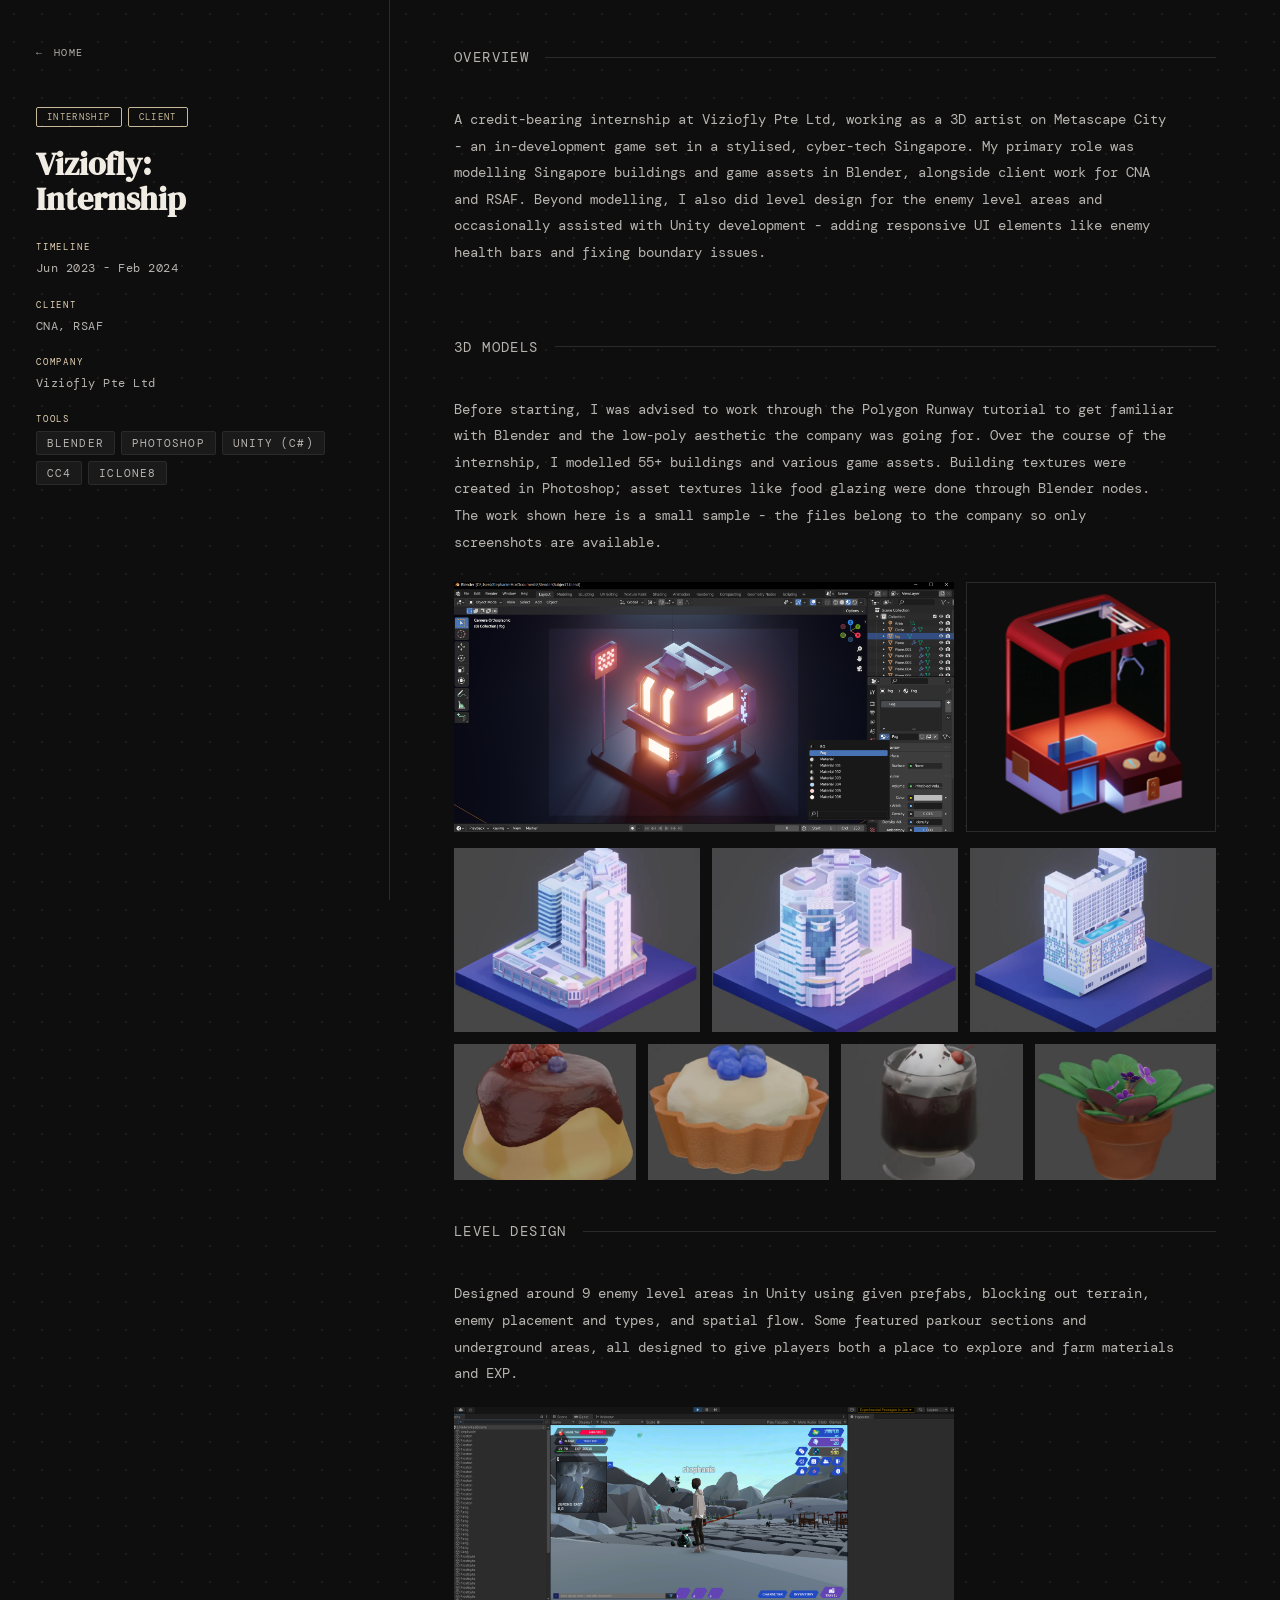
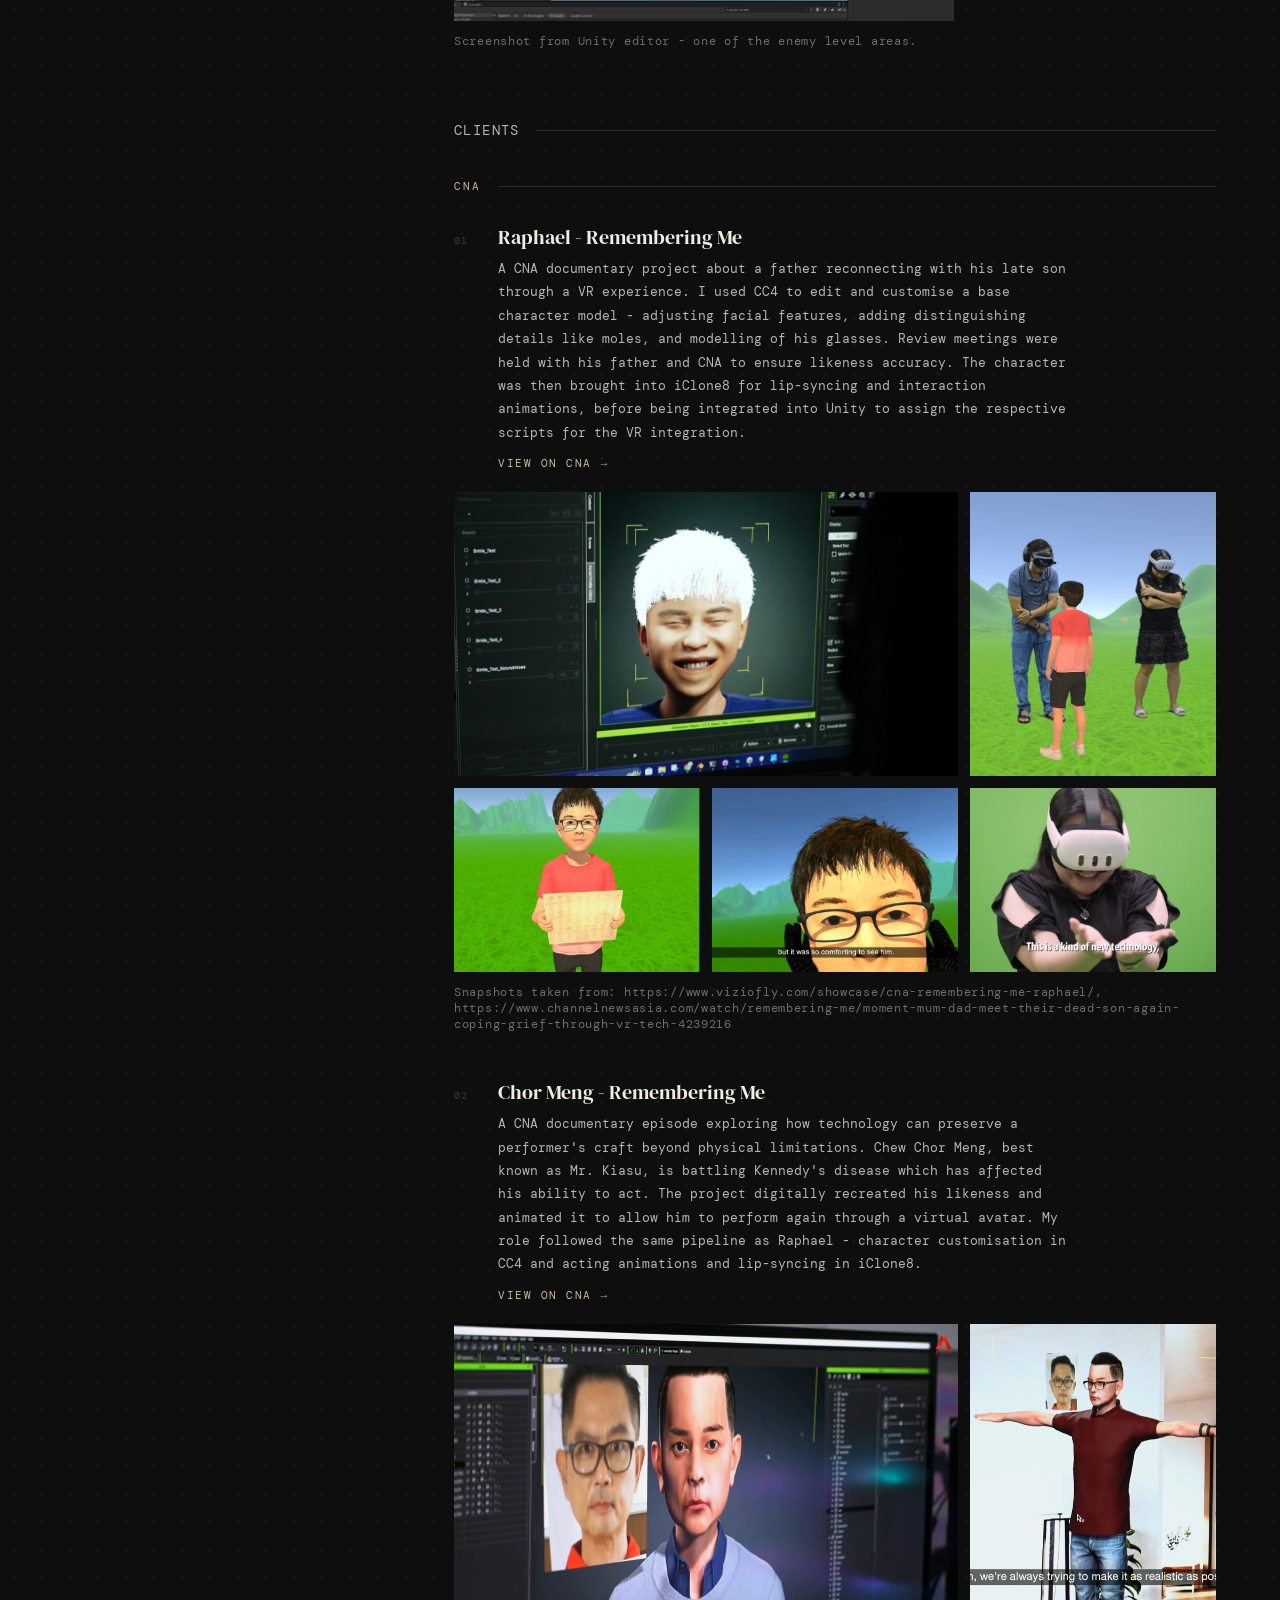
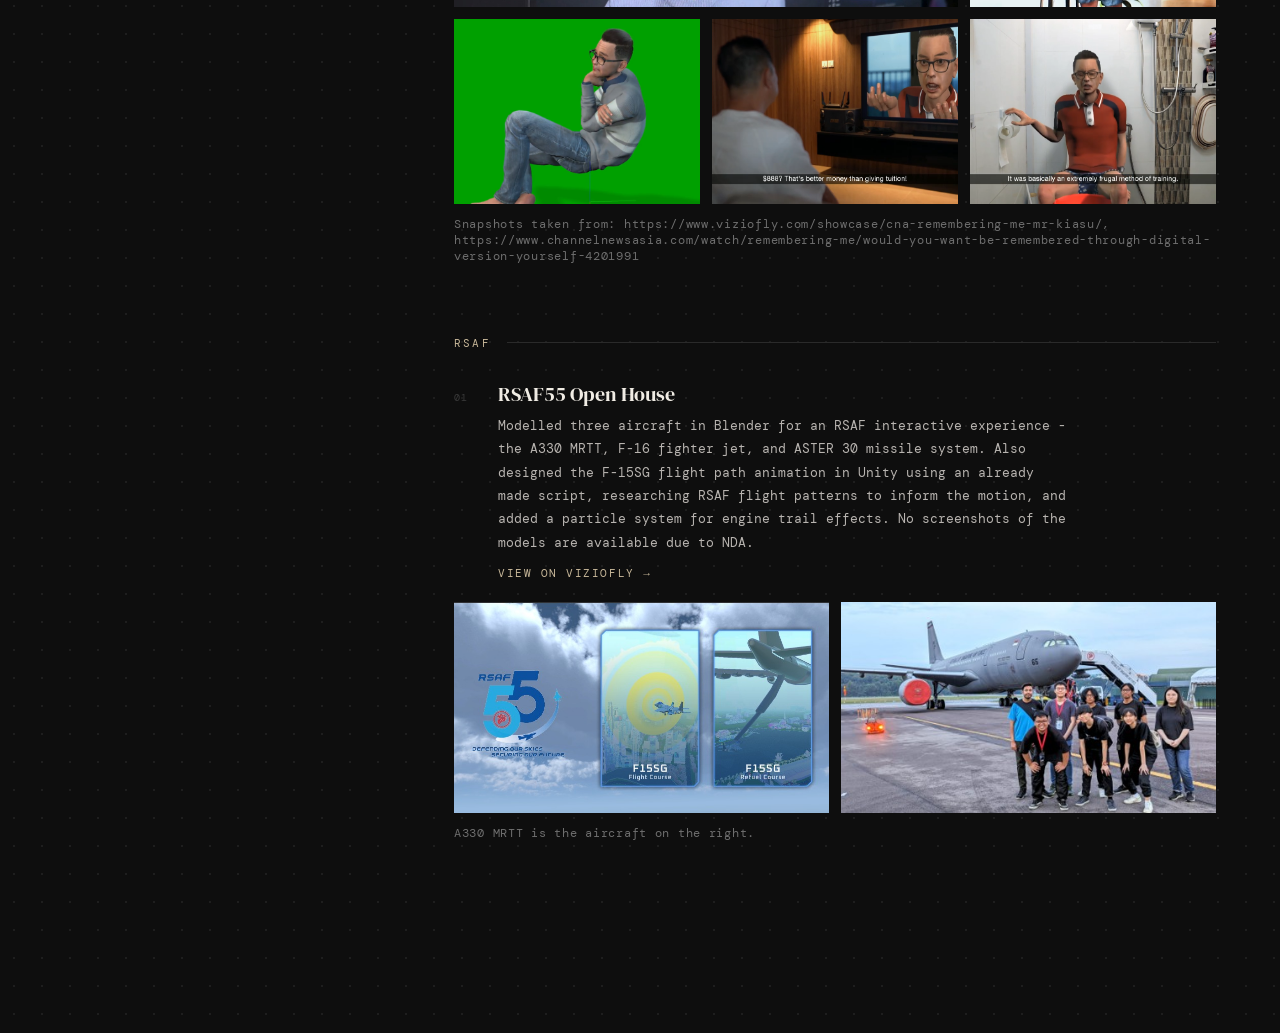
<file: viz.html>
<!DOCTYPE html>
<html>
    <head>
        <meta charset="UTF-8" />
        <meta name="viewport" content="width=device-width, initial-scale=1.0" />
        <title>Viziofly: Internship</title>
        <link href="https://fonts.googleapis.com/css2?family=DM+Serif+Display:ital@0;1&family=DM+Mono:wght@300;400;500&display=swap" rel="stylesheet" />
        <link rel="stylesheet" href="style.css" />
    </head>
    <body>
        <div class="layout">
            <!-- LEFT: sticky -->
            <div class="left">
                <div class="left-top">
                    <a href="index.html" class="back-link">Home</a>
                    <div class="project-type-badge">
                        <span class="badge">Internship</span>
                        <span class="badge">Client</span>
                    </div>
                    <h1 class="project-name">Viziofly:<br>Internship</h1>
                    <div class="meta-block">
                        <div class="meta-item">
                            <div class="meta-label">Timeline</div>
                            <div class="meta-value">Jun 2023 - Feb 2024</div>
                        </div>
                        <div class="meta-item">
                            <div class="meta-label">Client</div>
                            <div class="meta-value">CNA, RSAF</div>
                        </div>
                        <div class="meta-item">
                            <div class="meta-label">Company</div>
                            <div class="meta-value">Viziofly Pte Ltd</div>
                        </div>
                        <div class="meta-item">
                            <div class="meta-label">Tools</div>
                            <div class="tags-list">
                                <span class="tag">Blender</span>
                                <span class="tag">Photoshop</span>
                                <span class="tag">Unity (C#)</span>
                                <span class="tag">CC4</span>
                                <span class="tag">iClone8</span>
                            </div>
                        </div>
                    </div>
                </div>
            </div>
            <!-- RIGHT: scrolling -->
            <div class="right">
                <!-- overview -->
                <div class="section-label">Overview</div>
                <div class="section">
                    <div class="section-text">
                        <p>A credit-bearing internship at Viziofly Pte Ltd, working as a 3D artist on Metascape City - an in-development game set in a stylised, cyber-tech Singapore. My primary role was modelling Singapore buildings and game assets in Blender, alongside client work for CNA and RSAF. Beyond modelling, I also did level design for the enemy level areas and occasionally assisted with Unity development - adding responsive UI elements like enemy health bars and fixing boundary issues.</p>
                    </div>
                </div>
                <!-- main stuff -->
                <div class="section-label">3D Models</div>
                <div class="section-text">
                    <p>Before starting, I was advised to work through the Polygon Runway tutorial to get familiar with Blender and the low-poly aesthetic the company was going for. Over the course of the internship, I modelled 55+ buildings and various game assets. Building textures were created in Photoshop; asset textures like food glazing were done through Blender nodes. The work shown here is a small sample - the files belong to the company so only screenshots are available.</p>
                    <br>
                </div>
                <div class="section">
                    <!-- hero -->
                    <div class="vz-hero-row">
                        <div class="vz-hero" style="aspect-ratio: 16/8;">
                            <div class="hover-trigger">
                                <img src="Images/viz_intro.png" alt="Building visualisation hero" />
                            </div>
                        </div>
                        <div class="grid-image" style="aspect-ratio: 1/1; background-color: #0e0e0e;">
                            <img src="Images/claw.png" alt="Claw machine" style="object-fit: contain;" />
                        </div>
                    </div>
                    <!-- more pics -->
                    <div class="vz-building-grid">
                        <div class="grid-image"><img src="Images/blender1.jpg" alt="Building 1" style="object-fit: cover;" /></div>
                        <div class="grid-image"><img src="Images/blender2.jpg" alt="Building 2" style="object-fit: cover;" /></div>
                        <div class="grid-image"><img src="Images/blender3.jpg" alt="Building 3" style="object-fit: cover;" /></div>
                    </div>
                    <div class="vz-asset-grid">
                        <div class="grid-image"><img src="Images/blender4.jpg" alt="Food asset" style="object-fit: cover;" /></div>
                        <div class="grid-image"><img src="Images/blender5.jpg" alt="Object asset" style="object-fit: cover;" /></div>
                        <div class="grid-image"><img src="Images/blender7.jpg" alt="Object asset" style="object-fit: cover;" /></div>
                        <div class="grid-image"><img src="Images/blender6.jpg" alt="Asset" style="object-fit: cover;" /></div>
                    </div>
                    <br><br>
                    <!-- level design -->
                    <div class="section-label">Level Design</div>
                    <div class="section">
                        <div class="section-text">
                            <p>Designed around 9 enemy level areas in Unity using given prefabs, blocking out terrain, enemy placement and types, and spatial flow. Some featured parkour sections and underground areas, all designed to give players both a place to explore and farm materials and EXP. </p>
                        </div>
                        <div class="vz-level-grid" style="margin-top: 20px;">
                            <div class="grid-image" style="aspect-ratio: 21/9;"><img src="Images/lvldesign.png" alt="Level design" style="object-fit: cover;" /></div>
                        </div>
                        <p class="caption">Screenshot from Unity editor - one of the enemy level areas.</p>
                    </div>
                </div>
                <!-- clients -->
                <div class="section-label">Clients</div>
                <!-- cna -->
                <div class="section">
                    <div class="vz-client-header">
                        <span class="vz-client-name">CNA</span>
                        <span class="vz-client-line"></span>
                    </div>
                    <!-- cna1 -->
                    <div class="vz-proj">
                        <div class="vz-proj-meta">
                            <span class="vz-proj-num">01</span>
                            <div>
                                <div class="vz-proj-title">Raphael - Remembering Me</div>
                                <p class="vz-proj-desc">A CNA documentary project about a father reconnecting with his late son through a VR experience. I used CC4 to edit and customise a base character model - adjusting facial features, adding distinguishing details like moles, and modelling of his glasses. Review meetings were held with his father and CNA to ensure likeness accuracy. The character was then brought into iClone8 for lip-syncing and interaction animations, before being integrated into Unity to assign the respective scripts for the VR integration.</p>
                                <a href="https://www.channelnewsasia.com/watch/remembering-me/moment-mum-dad-meet-their-dead-son-again-coping-grief-through-vr-tech-4239216" target="_blank" class="esp-proto-link" style="display: inline-block; margin-top: 12px;">View on CNA →</a>
                            </div>
                        </div>
                        <!-- img -->
                        <div class="vz-mixed-grid">
                            <div class="grid-image vz-mixed-wide">
                                <img src="Images/raph1.jpg" alt="Raphael hero" />
                            </div>
                            <div class="grid-image" style="aspect-ratio: unset; height: 100%;"><img src="Images/raph2.jpg" alt="Raphael 2" /></div>
                            <div class="grid-image"><img src="Images/raph3.jpg" alt="Raphael 3" /></div>
                            <div class="grid-image"><img src="Images/raph4.jpg" alt="Raphael 4" /></div>
                            <div class="grid-image"><img src="Images/raph5.png" alt="Raphael 5" /></div>
                        </div>
                        <div class="caption">Snapshots taken from: https://www.viziofly.com/showcase/cna-remembering-me-raphael/, <br>https://www.channelnewsasia.com/watch/remembering-me/moment-mum-dad-meet-their-dead-son-again-coping-grief-through-vr-tech-4239216 </div>
                    </div>
                    <!-- cna2 -->
                    <div class="vz-proj">
                        <div class="vz-proj-meta">
                            <span class="vz-proj-num">02</span>
                            <div>
                                <div class="vz-proj-title">Chor Meng - Remembering Me</div>
                                <p class="vz-proj-desc">A CNA documentary episode exploring how technology can preserve a performer's craft beyond physical limitations. Chew Chor Meng, best known as Mr. Kiasu, is battling Kennedy's disease which has affected his ability to act. The project digitally recreated his likeness and animated it to allow him to perform again through a virtual avatar. My role followed the same pipeline as Raphael - character customisation in CC4 and acting animations and lip-syncing in iClone8.</p>
                                <a href="https://www.channelnewsasia.com/watch/remembering-me/would-you-want-be-remembered-through-digital-version-yourself-4201991" target="_blank" class="esp-proto-link" style="display: inline-block; margin-top: 12px;">View on CNA →</a>
                            </div>
                        </div>
                        <!-- img -->
                        <div class="vz-mixed-grid">
                            <div class="grid-image vz-mixed-wide">
                                <img src="Images/cna2.jpg" alt="Chor Meng hero" />
                            </div>
                            <div class="grid-image" style="aspect-ratio: unset; height: 100%;"><img src="Images/cna2.2.jpg" alt="Chor Meng 1" /></div>
                            <div class="grid-image"><img src="Images/chor1.png" alt="Chor Meng 2" /></div>
                            <div class="grid-image"><img src="Images/chor2.png" alt="Chor Meng 3" /></div>
                            <div class="grid-image"><img src="Images/chor3.png" alt="Chor Meng 4" /></div>
                        </div>
                        <div class="caption">Snapshots taken from: https://www.viziofly.com/showcase/cna-remembering-me-mr-kiasu/, <br>https://www.channelnewsasia.com/watch/remembering-me/would-you-want-be-remembered-through-digital-version-yourself-4201991 </div>
                    </div>
                </div>
                <!-- rsaf -->
                <div class="section">
                    <div class="vz-client-header">
                        <span class="vz-client-name">RSAF</span>
                        <span class="vz-client-line"></span>
                    </div>
                    <div class="vz-proj">
                        <div class="vz-proj-meta">
                            <span class="vz-proj-num">01</span>
                            <div>
                                <div class="vz-proj-title">RSAF55 Open House</div>
                                <p class="vz-proj-desc">Modelled three aircraft in Blender for an RSAF interactive experience - the A330 MRTT, F-16 fighter jet, and ASTER 30 missile system. Also designed the F-15SG flight path animation in Unity using an already made script, researching RSAF flight patterns to inform the motion, and added a particle system for engine trail effects. No screenshots of the models are available due to NDA.</p>
                                <a href="https://www.viziofly.com/showcase/rsaf-55-open-house-2023/" target="_blank" class="esp-proto-link" style="display: inline-block; margin-top: 12px;">View on Viziofly →</a>
                            </div>
                        </div>
                        <!-- img -->
                        <div class="vz-rsaf-grid">
                            <div class="grid-image" style="aspect-ratio: 16/9;"><img src="Images/RSAF55-Open-House.jpg" alt="RSAF plane 1" /></div>
                            <div class="grid-image" style="aspect-ratio: 16/9;"><img src="Images/RSAF55-Open-House2.jpg" alt="RSAF plane 2" /></div>
                        </div>
                        <p class="caption">A330 MRTT is the aircraft on the right.</p>
                    </div>
                </div>
            </div>
        </div>
        <div id="custom-tooltip" class="tooltip">
            My very first Blender model<br>following polygon runway tutorial! 
        </div>
        <script src="script.js"></script>
    </body>
</html>
</file>
<file: style.css>
* {
  box-sizing: border-box;
  margin: 0;
  padding: 0;
}

html { scroll-behavior: smooth; }

body {
  background-color: #0e0e0e;
  background-image: radial-gradient(#1e1e1e 1px, transparent 1px);
  background-size: 28px 28px;
  color: #f0ece4;
  font-family: 'DM Mono', monospace;
  min-height: 100vh;
}

/*boot screen*/
#psx-boot {
  position: fixed;
  inset: 0;
  background: #000;
  z-index: 9999;
  display: flex;
  flex-direction: column;
  justify-content: center;
  padding: 48px 64px;
  transition: opacity 0.6s ease;
}

.psx-boot-line {
  font-family: 'Share Tech Mono', 'DM Mono', monospace;
  font-size: 13px;
  color: #666;
  line-height: 2;
  opacity: 0;
  transition: opacity 0.1s;
}
.psx-boot-line.psx-bl-show  { opacity: 1; }
.psx-boot-line.psx-bl-white { color: #f0ece4; font-size: 15px; }
.psx-boot-line.psx-bl-green { color: #4ade80; }
.psx-boot-line.psx-bl-amber { color: #c8b89a; }

.psx-boot-bar-wrap {
  margin-top: 10px;
  width: 280px;
  height: 8px;
  border: 1px solid #2a2a2a;
  opacity: 0;
  transition: opacity 0.2s;
}
.psx-boot-bar-wrap.psx-bl-show { opacity: 1; }
.psx-boot-bar-fill {
  height: 100%;
  background: #4ade80;
  width: 0%;
  transition: width 0.05s linear;
}

.psx-boot-skip {
  position: absolute;
  bottom: 24px;
  right: 32px;
  font-family: 'DM Mono', monospace;
  font-size: 10px;
  letter-spacing: 0.14em;
  text-transform: uppercase;
  color: #2a2a2a;
  cursor: pointer;
  transition: color 0.2s;
}
.psx-boot-skip:hover { color: #c8b89a; }

/*bg layout*/
.layout {
  display: grid;
  grid-template-columns: 390px 1fr;
  min-height: 100vh;
  max-width: 1630px;
  margin: 0 auto;
}

/*left col*/
.left {
  position: sticky;
  top: 0;
  height: 100vh;
  display: flex;
  flex-direction: column;
  justify-content: space-between;
  padding: 40px 36px;
  border-right: 1px solid #2a2a2a;
}

/*status dot*/
.status-dot {
  display: inline-flex;
  align-items: center;
  gap: 8px;
  font-size: 11px;
  letter-spacing: 0.12em;
  color: #b8b4b0;
  text-transform: uppercase;
  margin-bottom: 40px;
}
.status-dot::before {
  content: '';
  width: 7px;
  height: 7px;
  flex-shrink: 0;
  background-color: #4ade80;
  border-radius: 0;
  box-shadow: 0 0 6px #4ade80;
  animation: memcard 1.4s steps(1) infinite;
}
@keyframes memcard {
  0%, 49%   { opacity: 1; }
  50%, 100% { opacity: 0; }
}

/*main stuff*/
.name {
  font-family: 'VT323', 'DM Serif Display', serif;
  font-size: 52px;
  line-height: 1.05;
  color: #f0ece4;
  margin-bottom: 12px;
}

.role {
  font-size: 14px;
  letter-spacing: 0.08em;
  color: #b8b4b0;
  text-transform: uppercase;
  margin-bottom: 24px;
}

.bio {
  font-size: 18px;
  color: #b8b4b0;
  max-width: 375px;
  line-height: 1.1;
}

/*triangle thingy nav*/
.nav {
  margin-top: 48px;
  display: flex;
  flex-direction: column;
  gap: 4px;
}
.nav a {
  font-size: 12px;
  letter-spacing: 0.14em;
  text-transform: uppercase;
  color: #b8b4b0;
  text-decoration: none;
  padding: 10px 0;
  display: flex;
  align-items: center;
  gap: 12px;
  transition: color 0.2s;
}
.nav a::before {
  content: '▶';
  font-size: 8px;
  opacity: 0;
  transition: opacity 0.2s;
}
.nav a:hover,
.nav a.active         { color: #e8d5b7; }
.nav a:hover::before,
.nav a.active::before { opacity: 1; }

/*left footer*/
.left-bottom {
  display: flex;
  flex-direction: column;
  gap: 12px;
}
.left-bottom a {
  font-size: 12px;
  letter-spacing: 0.1em;
  text-transform: uppercase;
  color: #b8b4b0;
  transition: color 0.2s;
}
.left-bottom a:hover { color: #c8b89a; }

.status {
  font-size: 12px;
  letter-spacing: 0.03em;
  color: #b8b4b0;
}

/*right col*/
.right { padding: 48px 64px 120px 64px; }

.section-label {
  font-size: 14px;
  letter-spacing: 0.1em;
  text-transform: uppercase;
  color: #b8b4b0;
  margin-bottom: 40px;
  display: flex;
  align-items: center;
  gap: 16px;
}
.section-label::after {
  content: '';
  flex: 1;
  height: 1px;
  background-color: #2a2a2a;
}

/*proj grid*/
.projects {
  display: grid;
  grid-template-columns: 1fr 1fr;
  gap: 40px;
}

.project-card {
  opacity: 0;
  border-bottom: 1px solid #2a2a2a;
  padding-bottom: 32px;
  display: flex;
  flex-direction: column;
  gap: 14px;
  transform: translateY(24px);
  transition: opacity 0.6s ease, transform 0.6s ease;
  text-decoration: none;
  color: #f0ece4;
  min-height: 500px;
}
.project-card.visible {
  opacity: 1;
  transform: translateY(0);
}

/*psx jewel case*/
.jewel-card .project-image {
  border: 1px solid #252525;
  border-bottom: 3px solid #0a0a0a;
  border-right: 2px solid #181818;
  position: relative;
  overflow: hidden;
  background: #0a0a0a;
}

.jewel-spine {
  position: absolute;
  left: 0; top: 0; bottom: 0;
  width: 16px;
  background: #0d0d0d;
  border-right: 1px solid #252525;
  display: flex;
  align-items: center;
  justify-content: center;
  z-index: 2;
}
.jewel-spine-text {
  font-family: 'VT323', monospace;
  font-size: 9px;
  color: #c8b89a;
  letter-spacing: 0.1em;
  writing-mode: vertical-rl;
  transform: rotate(180deg);
  white-space: nowrap;
  overflow: hidden;
  max-height: 90%;
  text-overflow: ellipsis;
}

.jewel-img-inner {
  margin-left: 16px;
  width: calc(100% - 16px);
  height: 100%;
  position: relative;
  overflow: hidden;
}
.jewel-img-inner img,
.jewel-img-inner video {
  width: 100%;
  height: 100%;
  object-fit: cover;
  transition: transform 0.6s ease;
  display: block;
}

.jewel-card:hover .project-image::after { opacity: 0; }
.jewel-card:hover .jewel-img-inner img,
.jewel-card:hover .jewel-img-inner video { transform: scale(1.03); }

/*per-project image overrides*/
#project-viziofly .jewel-img-inner img { object-fit: contain; transform: scale(1.13); }
#project-viziofly:hover .jewel-img-inner img { transform: scale(1.16); }
#project-lyf .jewel-img-inner img { object-fit: contain; transform: scale(1.65); }
#project-lyf:hover .jewel-img-inner img { transform: scale(1.68); }

/*proj cards*/
.project-meta {
  display: flex;
  align-items: center;
  justify-content: space-between;
  gap: 12px;
}
.project-number { font-size: 14px; color: #b8b4b0; letter-spacing: 0.1em; flex-shrink: 0; }
.project-tags { display: flex; gap: 6px; flex-wrap: wrap; justify-content: flex-end; }
.tag {
  font-size: 11px;
  letter-spacing: 0.1em;
  text-transform: uppercase;
  background-color: #1a1a1a;
  border: 1px solid #2a2a2a;
  color: #b8b4b0;
  padding: 4px 10px;
  border-radius: 2px;
}
.project-title { font-family: 'DM Serif Display', serif; font-size: 24px; color: #f0ece4; transition: color 0.2s; }
.project-type {
  font-size: 8px;
  letter-spacing: 0.15em;
  text-transform: uppercase;
  color: #c8b89a;
  border: 1px solid #c8b89a;
  padding: 3px 8px 3px 10px;
  border-radius: 2px;
  display: inline-block;
  width: fit-content;
}
.project-types { display: flex; flex-direction: row; gap: 6px; }
.project-card:hover .project-title { color: #e8d5b7; }

.project-image {
  width: 100%;
  aspect-ratio: 16/9;
  background-color: #0e0e0e;
  border: 1px solid #2a2a2a;
  overflow: hidden;
  position: relative;
}

.project-image img { width: 100%; height: 100%; object-fit: cover; transition: transform 0.6s ease; }
.project-video { position: absolute; width: 100%; height: 100%; object-fit: cover; }
.project-card:hover .project-image img { transform: scale(1.03); }

#project-tp { grid-column: span 2; }

.project-desc { font-size: 14px; line-height: 1.3; color: #b8b4b0; }
.project-footer { display: flex; align-items: center; justify-content: space-between; margin-top: auto; }
.project-timeline { font-size: 12px; color: #b8b4b0; letter-spacing: 0.08em; }
.project-link {
  font-size: 12px;
  letter-spacing: 0.14em;
  text-transform: uppercase;
  color: #c8b89a;
  display: flex;
  align-items: center;
  gap: 8px;
  transition: gap 0.2s;
}
.project-link::after { content: '→'; }
.project-card:hover .project-link { gap: 4px; }

/*search bar*/
.search-bar {
  display: flex;
  align-items: center;
  gap: 12px;
  border: 1px solid #2a2a2a;
  padding: 12px 16px;
  margin-bottom: 40px;
  background-color: #111111;
}
.search-icon { font-size: 18px; color: #b8b4b0; }
#searchInput {
  flex: 1;
  background: transparent;
  border: none;
  outline: none;
  font-family: 'DM Mono', monospace;
  font-size: 13px;
  letter-spacing: 0.08em;
  color: #f0ece4;
}
#searchInput::placeholder { color: #3a3a3a; }
.search-clear { font-size: 11px; color: #b8b4b0; cursor: pointer; opacity: 0; transition: opacity 0.2s; }
.search-clear.visible { opacity: 1; }
.tag.highlighted { background-color: #2a2218; border-color: #c8b89a; color: #c8b89a; }
.project-card.hidden { display: none; }

/*placeholder*/
.placeholder {
  width: 100%; height: 100%;
  background-image: radial-gradient(#2a2a2a 1px, transparent 1px);
  background-size: 20px 20px;
  background-color: #111111;
  display: flex; align-items: center; justify-content: center;
  font-size: 9px; letter-spacing: 0.15em; text-transform: uppercase; color: #2a2a2a;
}

/*explorations*/
.personal-section { margin-top: 80px; }
.personal-grid { display: grid; grid-template-columns: 1fr 1fr; gap: 24px; }
.personal-card { border: 1px solid #2a2a2a; background-color: #111111; cursor: pointer; transition: border-color 0.2s; overflow: hidden; }
.personal-card:hover { border-color: #c8b89a; }
.personal-image { width: 100%; aspect-ratio: 16/9; overflow: hidden; }
.personal-image img, .personal-image video { width: 100%; height: 100%; object-fit: cover; transition: transform 0.6s ease; }
.personal-card:hover .personal-image img { transform: scale(1.03); }
.personal-info { display: flex; justify-content: space-between; align-items: center; padding: 14px 16px; border-top: 1px solid #2a2a2a; }
.personal-title { font-size: 12px; letter-spacing: 0.08em; color: #f0ece4; text-transform: uppercase; }
.personal-open { font-size: 11px; color: #c8b89a; letter-spacing: 0.1em; }

/*psx about section (save file)*/
.about-section, .testimonials-section { margin-top: 80px; }

.psx-save-screen { background: #000; border: 1px solid #1e1e1e; overflow: hidden; }
.psx-save-minors {
    opacity: 0.7;
    font-size: 10px;
    letter-spacing: 0.06em;
    margin-top: 2px;
}

.psx-save-header {
  background: #0d0d0d;
  border-bottom: 1px solid #1e1e1e;
  padding: 12px 20px;
  display: flex; align-items: center; justify-content: space-between;
}
.psx-save-header-title { font-family: 'VT323', monospace; font-size: 18px; color: #c8b89a; letter-spacing: 0.22em; text-transform: uppercase; }
.psx-save-header-sub { font-size: 9px; color: #333; letter-spacing: 0.1em; text-transform: uppercase; }

.psx-save-slots { padding: 16px 20px; display: flex; flex-direction: column; gap: 2px; }

.psx-save-slot {
  display: grid;
  grid-template-columns: 72px 1fr auto;
  align-items: center;
  gap: 16px;
  padding: 14px 16px;
  border: 1px solid #1a1a1a;
  background: #080808;
  cursor: pointer;
  transition: border-color 0.2s, background 0.2s;
  user-select: none;
}
.psx-save-slot:hover { border-color: #c8b89a; background: #0c0c0c; }

.psx-save-icon {
  width: 72px; height: 54px;
  background: #111;
  border: 1px solid #252525;
  overflow: hidden;
  flex-shrink: 0;
  position: relative;
  image-rendering: pixelated;
  display: flex; align-items: center; justify-content: center;
}
.psx-save-icon img { width: 100%; height: 100%; object-fit: cover; image-rendering: pixelated;}
.psx-save-icon::after {
  content: '';
  position: absolute; inset: 0;
  background-image:
    repeating-linear-gradient(0deg,  transparent, transparent 5px, rgba(0,0,0,0.15) 5px, rgba(0,0,0,0.15) 6px),
    repeating-linear-gradient(90deg, transparent, transparent 5px, rgba(0,0,0,0.15) 5px, rgba(0,0,0,0.15) 6px);
  pointer-events: none;
}
.psx-save-icon-empty { font-size: 18px; color: #2a2a2a; }

.psx-save-info { flex: 1; }
.psx-save-name { font-family: 'VT323', monospace; font-size: 20px; color: #f0ece4; letter-spacing: 0.04em; margin-bottom: 6px; }
.psx-save-name-empty { font-family: 'DM Mono', monospace; font-size: 12px; color: #2a2a2a; }
.psx-save-stats { display: flex; flex-wrap: wrap; gap: 10px; }
.psx-save-stat { font-size: 9px; letter-spacing: 0.1em; color: #666; text-transform: uppercase; }
.psx-save-stat em { color: #c8b89a; font-style: normal; }
.psx-save-timestamp { font-size: 9px; color: #2a2a2a; letter-spacing: 0.08em; text-align: right; line-height: 1.7; text-transform: uppercase; }
.psx-save-empty { opacity: 0.35; cursor: default; }
.psx-save-empty:hover { border-color: #1a1a1a !important; background: #080808 !important; }

.psx-save-bio {
    max-height: 0;
    overflow: hidden;
    transition: max-height 0.35s ease, padding 0.35s ease;
    padding: 0 20px;
    border-left: 2px solid #2a2a2a;
    margin: 0 0 4px 0;
    background: #0a0a0a;
}

.psx-save-bio-open {
    max-height: 300px;
    padding: 16px 20px;
}
.psx-save-bio-label { font-size: 9px; letter-spacing: 0.2em; text-transform: uppercase; color: #c8b89a; margin-bottom: 10px; }
.psx-save-bio p { font-size: 13px; line-height: 1.85; color: #888; letter-spacing: 0.03em; }

.psx-save-actions {
  padding: 12px 20px;
  border-top: 1px solid #111;
  background: #060606;
  display: flex; gap: 12px; align-items: center;
}
.psx-save-btn {
  font-family: 'DM Mono', monospace;
  font-size: 9px;
  letter-spacing: 0.16em;
  text-transform: uppercase;
  color: #555;
  background: none;
  border: 1px solid #1e1e1e;
  padding: 7px 14px;
  cursor: pointer;
  text-decoration: none;
  transition: border-color 0.2s, color 0.2s;
  display: inline-flex; align-items: center; gap: 6px;
}
.psx-save-btn:hover { border-color: #c8b89a; color: #c8b89a; }
.psx-save-btn-sym { color: #c8b89a; }

/*testimonials*/
.testimonials-grid { display: flex; flex-direction: column; gap: 12px; }
.testimonial-card { display: flex; align-items: center; gap: 16px; border: 1px solid #2a2a2a; background-color: #111111; padding: 16px 20px; cursor: pointer; transition: border-color 0.2s; }
.testimonial-card:hover { border-color: #c8b89a; }
.testimonial-icon { font-size: 9px; letter-spacing: 0.1em; color: #c8b89a; border: 1px solid #c8b89a; padding: 4px 8px; border-radius: 2px; flex-shrink: 0; }
.testimonial-info { display: flex; flex-direction: column; gap: 4px; flex: 1; }
.testimonial-name { font-size: 13px; color: #f0ece4; letter-spacing: 0.06em; }
.testimonial-role { font-size: 11px; color: #b8b4b0; letter-spacing: 0.06em; }
.testimonial-open { font-size: 11px; color: #c8b89a; letter-spacing: 0.1em; flex-shrink: 0; }

/*modals*/
.modal { position: fixed; inset: 0; background-color: rgba(0,0,0,0.85); z-index: 9999; display: flex; align-items: center; justify-content: center; opacity: 0; pointer-events: none; transition: opacity 0.3s ease; }
.modal.active { opacity: 1; pointer-events: all; }
.modal-box { background-color: #111111; border: 1px solid #2a2a2a; width: 90vw; max-width: 1000px; max-height: 85vh; display: flex; flex-direction: column; overflow: hidden; }
.modal-box-pdf { height: 85vh; }
.modal-header { display: flex; justify-content: space-between; align-items: center; padding: 16px 24px; border-bottom: 1px solid #2a2a2a; flex-shrink: 0; }
.modal-title { font-size: 11px; letter-spacing: 0.14em; text-transform: uppercase; color: #f0ece4; }
.modal-close { background: none; border: none; color: #b8b4b0; font-size: 14px; cursor: pointer; transition: color 0.2s; font-family: 'DM Mono', monospace; }
.modal-close:hover { color: #f0ece4; }
.modal-scroll-x { display: flex; gap: 16px; overflow-x: auto; padding: 24px; scroll-snap-type: x mandatory; flex-shrink: 0; }
.modal-scroll-x::-webkit-scrollbar { height: 4px; }
.modal-scroll-x::-webkit-scrollbar-track { background: #1a1a1a; }
.modal-scroll-x::-webkit-scrollbar-thumb { background: #2a2a2a; }
.modal-slide { flex-shrink: 0; width: 55%; aspect-ratio: 16/9; scroll-snap-align: start; border: 1px solid #2a2a2a; overflow: hidden; }
.modal-slide img, .modal-slide video { width: 100%; height: 100%; object-fit: cover; }
.modal-desc { padding: 0 24px 24px; font-size: 13px; line-height: 1.8; color: #b8b4b0; overflow-y: auto; }
.modal-pdf { flex: 1; overflow: hidden; }
.modal-pdf iframe { width: 100%; height: 100%; border: none; }

/* proj detail page*/
.back-link { display: inline-flex; align-items: center; gap: 10px; font-size: 10px; letter-spacing: 0.16em; text-transform: uppercase; color: #b8b4b0; text-decoration: none; margin-bottom: 48px; transition: color 0.2s; }
.back-link::before { content: '←'; transition: transform 0.2s; }
.back-link:hover { color: #e8d5b7; }
.back-link:hover::before { transform: translateX(-4px); }
.project-type-badge { display: flex; gap: 6px; margin-bottom: 20px; }
.badge { font-size: 9px; letter-spacing: 0.15em; text-transform: uppercase; color: #c8b89a; border: 1px solid #c8b89a; padding: 3px 10px; border-radius: 2px; }
.project-name { font-family: 'DM Serif Display', serif; font-size: 32px; line-height: 1.1; color: #f0ece4; margin-bottom: 24px; }
.project-name em { font-style: italic; color: #c8b89a; }
.meta-block { display: flex; flex-direction: column; gap: 20px; margin-bottom: 40px; }
.meta-label { font-size: 9px; letter-spacing: 0.2em; text-transform: uppercase; color: #e8d5b7; margin-bottom: 6px; }
.meta-value { font-size: 12px; color: #b8b4b0; line-height: 1.6; letter-spacing: 0.04em; }
.meta-value a { color: #c8b89a; text-decoration: none; }
.tags-list { display: flex; flex-wrap: wrap; gap: 6px; }
.hero { width: 100%; aspect-ratio: 16/9; background-color: #111111; border: 1px solid #2a2a2a; overflow: hidden; margin-bottom: 80px; }
.hero img, .hero video { width: 100%; height: 100%; object-fit: cover; }
.section { margin-bottom: 72px; opacity: 0; transform: translateY(20px); transition: opacity 0.6s ease, transform 0.6s ease; }
.section.visible { opacity: 1; transform: translateY(0); }
.section-text { font-size: 14px; line-height: 1.9; color: #b8b4b0; max-width: 95%; }
.section-text p + p { margin-top: 16px; }

/* image grids*/
.image-grid { display: grid; grid-template-columns: 1fr 1fr; gap: 16px; align-items: start; }
.image-grid.thirds { grid-template-columns: 1fr 1fr 1fr; }
.grid-image { width: 100%; aspect-ratio: 4/3; background-color: #111111; box-shadow: inset 0 0 0 1px #2a2a2a; border: none; overflow: hidden; position: relative; }
.grid-image.wide { aspect-ratio: 16/9; grid-column: span 2; }
.grid-image img, .grid-image video { width: 100%; height: 100%; object-fit: cover; transition: transform 0.6s ease; }
.grid-image:hover img, .grid-image:hover video { transform: scale(1.03); }

/*role/outcomes*/
.role-list { display: flex; flex-direction: column; gap: 12px; }
.role-item { display: flex; gap: 16px; align-items: baseline; padding-bottom: 12px; border-bottom: 1px solid #1a1a1a; }
.role-num { font-size: 10px; color: #3a3a3a; letter-spacing: 0.1em; flex-shrink: 0; width: 24px; }
.role-text { font-size: 13px; color: #b8b4b0; line-height: 1.7; flex: 0.95; }
.role-text strong { color: #f0ece4; font-weight: 400; }
.outcome-grid { display: grid; grid-template-columns: 1fr 1fr; gap: 24px; }
.outcome-block { padding: 12px; border: 1px solid #2a2a2a; background-color: #111111; }
.outcome-label { font-size: 9px; letter-spacing: 0.2em; text-transform: uppercase; color: #c8b89a; margin-bottom: 10px; }
.outcome-text { font-size: 13px; color: #b8b4b0; line-height: 1.7; }

/*carousels*/
.carousel-wrapper { display: flex; align-items: flex-start; gap: 16px; width: 100%; overflow: visible; }
.carousel { display: flex; gap: 24px; overflow: hidden; scroll-behavior: smooth; flex: 1; }
.carousel .personal-card { flex-shrink: 0; width: calc(50% - 12px); }
.carousel-btn { background: none; border: 1px solid #2a2a2a; color: #b8b4b0; font-family: 'DM Mono', monospace; font-size: 16px; padding: 12px 16px; cursor: pointer; transition: border-color 0.2s, color 0.2s; flex-shrink: 0; }
.carousel-btn:hover { border-color: #c8b89a; color: #c8b89a; }
.iteration-track { flex: 1; overflow: hidden; }
.iteration-carousel { display: flex; width: 100%; align-items: flex-start; }
.iteration-slide { flex: 0 0 100%; width: 100%; box-sizing: border-box; }
.iteration-slide .section { margin-bottom: 24px; }

/*tabs*/
.tab-switcher { display: flex; width: fit-content; border: 1px solid #2a2a2a; margin-bottom: 48px; }
.tab-btn { background: none; border: none; border-right: 1px solid #2a2a2a; font-family: 'DM Mono', monospace; font-size: 11px; letter-spacing: 0.14em; text-transform: uppercase; color: #b8b4b0; padding: 10px 24px; cursor: pointer; transition: background 0.2s, color 0.2s; }
.tab-btn:last-child { border-right: none; }
.tab-btn.active { background-color: #1a1a1a; color: #e8d5b7; }
.tab-btn:hover:not(.active) { color: #f0ece4; }
.tab-panel { display: none; }
.tab-panel.active { display: block; }

/*sdw*/
.gif-pair { display: grid; grid-template-columns: 1fr 1fr; gap: 16px; margin-bottom: 48px; }
.img-text-row { display: grid; grid-template-columns: 1fr 1fr; gap: 32px; align-items: start; padding-bottom: 40px; margin-bottom: 40px; border-bottom: 1px solid #1a1a1a; }
.img-text-row:last-child { border-bottom: none; margin-bottom: 0; padding-bottom: 0; }
.sdw-fullwidth .layout { grid-template-columns: 0 1fr; }
.sdw-fullwidth .left { display: none; }
.sdw-fullwidth .right { padding: 48px 80px 120px 80px; }
.img-text-pdf-full { flex: 1; min-height: 480px; border: 1px solid #2a2a2a; overflow: hidden; }
.img-text-pdf-full iframe { width: 100%; height: 100%; border: none; min-height: 480px; }
.img-text-body { display: flex; flex-direction: column; gap: 10px; padding-top: 4px; }
.img-text-label { font-size: 9px; letter-spacing: 0.2em; text-transform: uppercase; color: #c8b89a; }
.img-text-title { font-family: 'DM Serif Display', serif; font-size: 20px; color: #f0ece4; line-height: 1.2; }
.img-text-desc { font-size: 13px; line-height: 1.8; color: #b8b4b0; }
.mass-grid { display: grid; grid-template-columns: repeat(3, 1fr); gap: 12px; }
.mass-iter-grid { display: grid; grid-template-columns: 1fr 1fr; gap: 12px; }
.mass-iter-final { grid-column: span 2; aspect-ratio: 16/9; }

/*ai vid*/
.clip-row { display: grid; grid-template-columns: 1fr 1fr; gap: 16px; margin-bottom: 16px; }
.clip-row .grid-image { aspect-ratio: 16/9; }
.caption { font-size: 12px; color: #6e6e6e; letter-spacing: 0.06em; margin-top: 12px; }

/*viz*/
.vz-hero { width: 100%; aspect-ratio: 16/9; background-color: #111111; box-shadow: inset 0 0 0 1px #2a2a2a; overflow: hidden; margin-bottom: 16px; }
.vz-hero-row { display: grid; grid-template-columns: 2fr 1fr; gap: 12px; margin-bottom: 16px; }
.vz-hero-row .vz-hero { margin-bottom: 0; }
.vz-hero img { width: 100%; height: 100%; object-fit: cover; transition: transform 0.6s ease; }
.vz-hero:hover img { transform: scale(1.02); }
.vz-building-grid { display: grid; grid-template-columns: repeat(3, 1fr); gap: 12px; margin-bottom: 12px; }
.vz-level-grid { display: grid; grid-template-columns: 2fr 1fr; gap: 12px; margin-top: 12px; align-items: start; }
.vz-asset-grid { display: grid; grid-template-columns: repeat(4, 1fr); gap: 12px; margin-top: 12px; }
.vz-asset-grid .grid-image { aspect-ratio: 4/3; background-color: #0e0e0e; }
.vz-client-header { display: flex; align-items: center; gap: 16px; margin-bottom: 32px; }
.vz-client-name { font-size: 11px; letter-spacing: 0.2em; text-transform: uppercase; color: #c8b89a; flex-shrink: 0; }
.vz-client-line { flex: 1; height: 1px; background-color: #2a2a2a; }
.vz-proj { margin-bottom: 48px; }
.vz-proj:last-child { margin-bottom: 0; }
.vz-proj-meta { display: flex; gap: 20px; align-items: baseline; margin-bottom: 20px; }
.vz-proj-num { font-size: 10px; color: #3a3a3a; letter-spacing: 0.1em; flex-shrink: 0; width: 24px; }
.vz-proj-title { font-family: 'DM Serif Display', serif; font-size: 20px; color: #f0ece4; line-height: 1.2; margin-bottom: 8px; }
.vz-proj-desc { font-size: 13px; line-height: 1.8; color: #b8b4b0; max-width: 80%; }
.vz-mixed-grid { display: grid; grid-template-columns: repeat(3, 1fr); gap: 12px; }
.vz-mixed-wide { grid-column: span 2; aspect-ratio: 16/9; }
.vz-mixed-flip .vz-mixed-wide { grid-column: 2 / span 2; grid-row: 2; }
.vz-mixed-flip .grid-image:nth-child(1) { grid-column: 1; grid-row: 1; }
.vz-mixed-flip .grid-image:nth-child(2) { grid-column: 2; grid-row: 1; }
.vz-mixed-flip .grid-image:nth-child(3) { grid-column: 3; grid-row: 1; }
.vz-rsaf-grid { display: grid; grid-template-columns: 1fr 1fr; gap: 12px; }

/*esp*/
.esp-proto-link { font-size: 11px; letter-spacing: 0.14em; text-transform: uppercase; color: #c8b89a; text-decoration: none; flex-shrink: 0; transition: color 0.2s; }
.esp-proto-link:hover { color: #e8d5b7; }
.esp-ss-grid { display: grid; grid-template-columns: 1fr 1fr; gap: 12px; }
.esp-landscape { aspect-ratio: 16/9; }
.esp-model-grid { display: grid; grid-template-columns: repeat(3, 1fr); gap: 12px; }

/* lyf*/
.lyf-sketch-grid { display: grid; grid-template-columns: 2fr 1fr; grid-template-rows: 1fr 1fr; gap: 12px; }
.lyf-sketch-wide { grid-row: span 2; aspect-ratio: 2/1; }
.lyf-art-grid { display: grid; grid-template-columns: repeat(4, 1fr); gap: 12px; }
.lyf-chicken-grid { display: grid; grid-template-columns: repeat(3, 1fr); gap: 12px; }
.lyf-square { aspect-ratio: 1/1; background-color: #0e0e0e; }
.lyf-proto-grid { display: grid; grid-template-columns: repeat(4, 1fr); gap: 12px; }
.lyf-portrait { aspect-ratio: 9/16; }

/*tp*/
.tp-unity-grid { display: grid; grid-template-columns: 1fr 1fr; gap: 24px; }
.tp-unity-card { display: flex; flex-direction: column; padding: 20px; border: 1px solid #2a2a2a; background-color: #111111; }
.tp-maya-grid { display: grid; grid-template-columns: 1fr 1fr; gap: 12px;}
.tp-learned-grid { display: grid; grid-template-columns: 1fr 1fr; gap: 20px; }
.tp-learned-item { display: flex; flex-direction: column; gap: 6px; padding: 16px; border: 1px solid #1a1a1a; }
/* tp project header */
.tp-proj-header { display: flex; gap: 20px; align-items: baseline; margin-bottom: 24px; }
.tp-proj-num { font-size: 10px; color: #3a3a3a; letter-spacing: 0.1em; flex-shrink: 0; width: 24px; }
.tp-proj-body { flex: 1; }
/* android row: video left, portraits right */
.tp-android-row { display: grid; grid-template-columns: 1fr 1fr; gap: 12px; align-items: start; }
.tp-android-embed { position: relative; aspect-ratio: 16/9; background: #0a0a0a; border: 1px solid #2a2a2a; overflow: hidden; }
.tp-android-embed iframe { position: absolute; inset: 0; width: 100%; height: 100%; border: none; }
.tp-android-portraits { display: grid; grid-template-columns: 1fr 1fr; gap: 12px; }

/* xd layout: 2 landscape + portraits */
.xd-layout { display: flex; flex-direction: column; gap: 12px; }
.xd-landscapes { display: grid; grid-template-columns: 1fr 1fr; gap: 12px; }
.xd-portraits { display: grid; grid-template-columns: repeat(3, 1fr); gap: 12px; }
.xd-portrait { aspect-ratio: 9/16; }

/* game ai state machine */
.tp-ai-label {
    font-size: 9px;
    letter-spacing: 0.2em;
    color: #c8b89a;
    margin-bottom: 12px;
}
.tp-ai-grid {
    display: grid;
    grid-template-columns: 1fr 1fr;
    gap: 12px;
}/* game ai state machine */
.tp-ai-label {
    font-size: 9px;
    letter-spacing: 0.2em;
    color: #c8b89a;
    margin-bottom: 12px;
}
.tp-ai-grid {
    display: grid;
    grid-template-columns: 1fr 1fr;
    gap: 12px;
}

.tp-game-hero-row {
    display: grid;
    grid-template-columns: 3fr 1fr; /* was 2fr 1fr */
    gap: 8px;
    align-items: stretch;
}
.tp-game-hero {
    aspect-ratio: unset;
    height: 100%;
}
.tp-game-sprites {
    display: flex;
    flex-direction: column;
    gap: 8px;
}
.tp-game-sprites .lyf-square {
    flex: 1;
    aspect-ratio: unset;
}
/*tooltip*/
.tooltip { display: none; position: fixed; font-size: 14px; z-index: 1000; }
.nav-info { font-size: 12px; letter-spacing: 0.14em; text-transform: uppercase; color: #ff0000; text-decoration: none; cursor: pointer; display: block; }
.nav-info:hover { color: #c8b89a; }

/*responsive ui mobile*/
@media (max-width: 768px) {
  .layout { grid-template-columns: 1fr; }
  .left { position: relative; height: auto; padding: 40px 24px; border-right: none; border-bottom: 1px solid #2a2a2a; }
  .right { padding: 40px 24px 80px; }
  .projects { grid-template-columns: 1fr; }
  .personal-grid { grid-template-columns: 1fr; }
  .image-grid { grid-template-columns: 1fr; }
  .grid-image.wide { grid-column: span 1; }
  .outcome-grid { grid-template-columns: 1fr; }
  .gif-pair { grid-template-columns: 1fr; }
  .img-text-row { grid-template-columns: 1fr; }
  .mass-grid { grid-template-columns: 1fr 1fr; }
  .clip-row { grid-template-columns: 1fr; }
  .vz-building-grid { grid-template-columns: 1fr 1fr; }
  .vz-asset-grid { grid-template-columns: repeat(2, 1fr); }
  .vz-mixed-grid { grid-template-columns: 1fr 1fr; }
  .vz-mixed-wide { grid-column: span 2; }
  .vz-mixed-flip .grid-image:nth-child(1),
  .vz-mixed-flip .grid-image:nth-child(2),
  .vz-mixed-flip .grid-image:nth-child(3) { grid-column: auto; grid-row: auto; }
  .vz-mixed-flip .vz-mixed-wide { grid-column: span 2; grid-row: auto; }
  .vz-rsaf-grid { grid-template-columns: 1fr 1fr; }
  .esp-ss-grid { grid-template-columns: 1fr; }
  .esp-model-grid { grid-template-columns: 1fr 1fr; }
  .lyf-sketch-grid { grid-template-columns: 1fr 1fr; }
  .lyf-sketch-wide { grid-row: span 1; aspect-ratio: 4/3; }
  .lyf-art-grid { grid-template-columns: repeat(3, 1fr); }
  .lyf-chicken-grid { grid-template-columns: repeat(3, 1fr); }
  .lyf-proto-grid { grid-template-columns: repeat(2, 1fr); }
  .tp-unity-grid { grid-template-columns: 1fr; }
  .tp-learned-grid { grid-template-columns: 1fr; }
  #psx-boot { padding: 32px 24px; }
  .psx-boot-line { font-size: 11px; }
  .psx-save-slot { grid-template-columns: 56px 1fr; }
  .psx-save-timestamp { display: none; }
  .psx-save-icon { width: 56px; height: 42px; }
}
</file>
